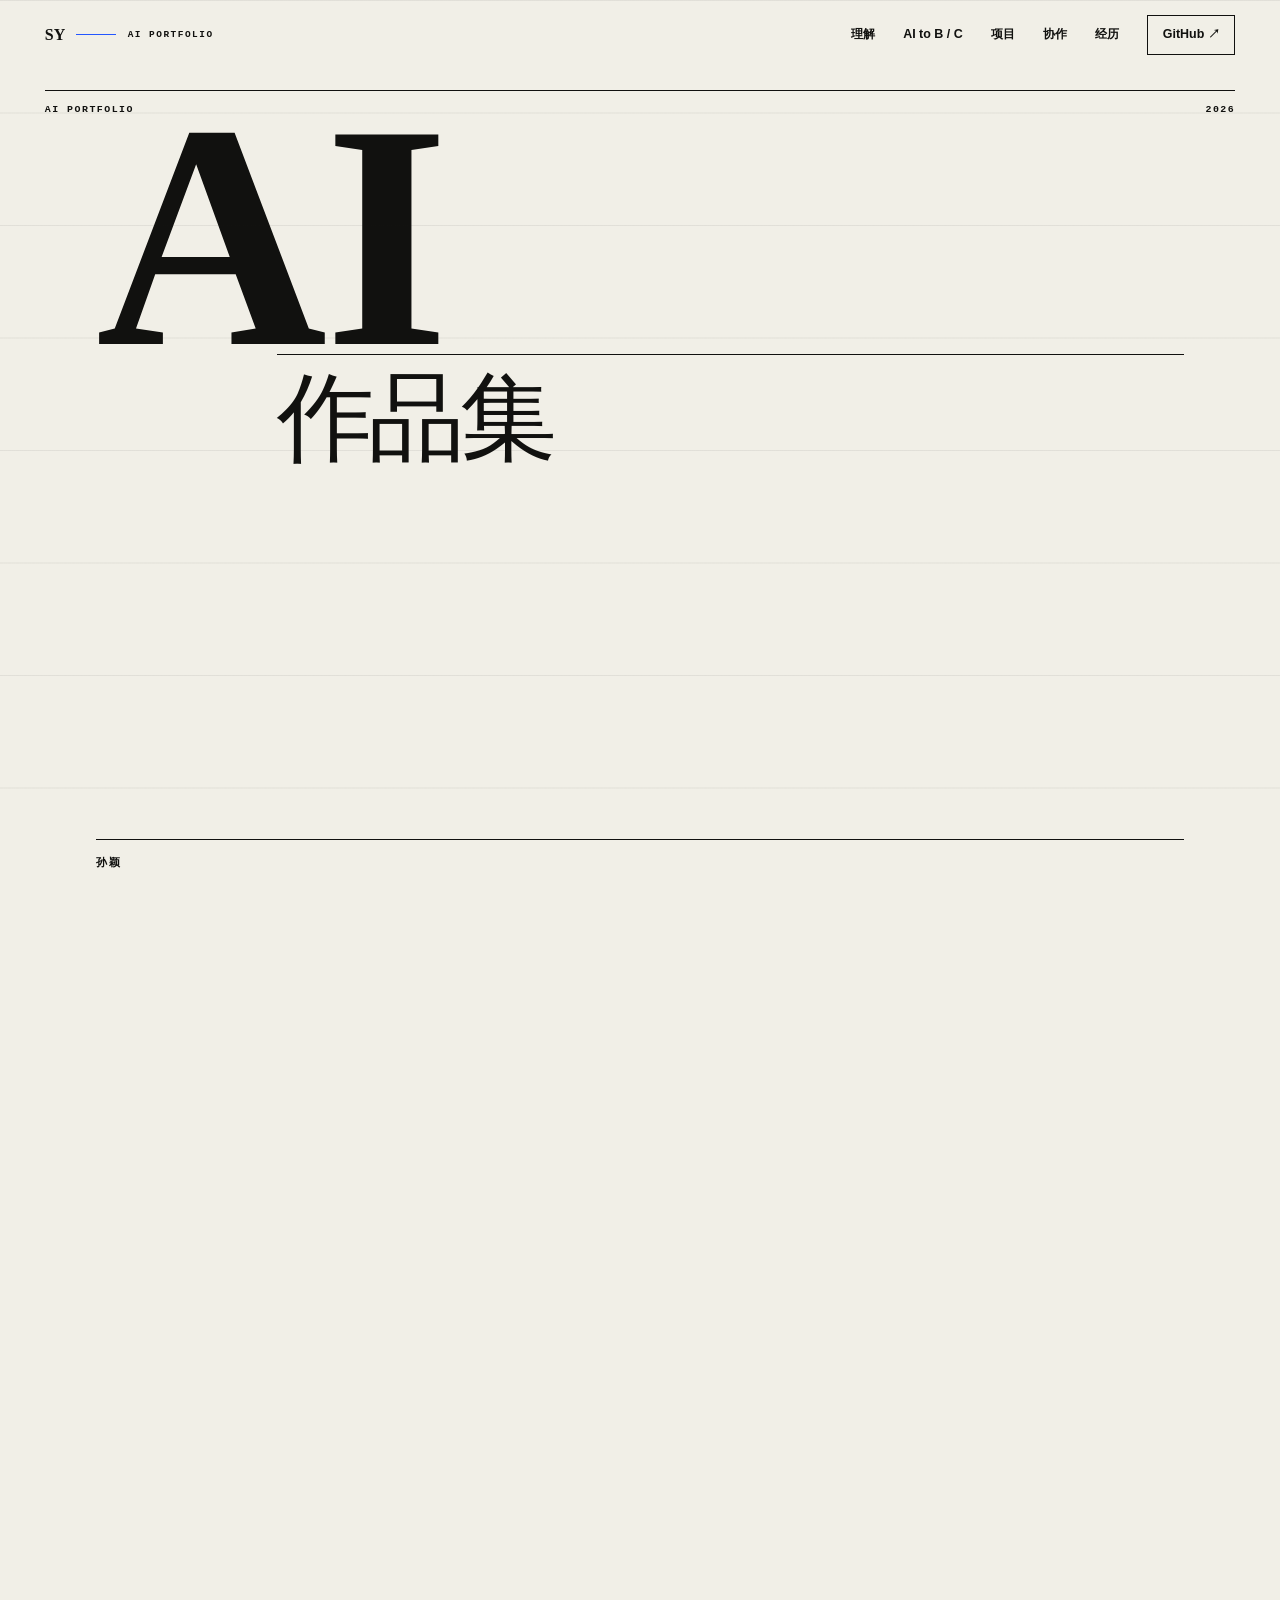
<file: outputs/index.html>
<!DOCTYPE html>
<html lang="zh-CN">
<head>
  <meta charset="utf-8">
  <meta name="viewport" content="width=device-width, initial-scale=1">
  <meta name="theme-color" content="#f1efe7">
  <meta name="description" content="孙颖的 AI 作品集：AI、Agent、Harness 与真实项目的证据地图。">
  <link rel="icon" href="data:,">
  <script>document.documentElement.classList.add('has-js')</script>
  <link rel="stylesheet" href="evidence-atlas.css">
  <title>孙颖 · AI 作品集</title>
</head>
<body>
  <a class="skip-link" href="#content">跳到正文</a>
  <svg class="evidence-thread" id="evidenceThread" viewBox="0 0 100 100" preserveAspectRatio="none" aria-hidden="true">
    <path class="thread-shadow" d="M76 1 C78 9 16 10 17 19 S84 24 79 34 S16 42 18 52 S84 61 79 71 S16 80 20 99"/>
    <path class="thread-line" id="threadPath" d="M76 1 C78 9 16 10 17 19 S84 24 79 34 S16 42 18 52 S84 61 79 71 S16 80 20 99"/>
  </svg>

  <header class="site-header" id="siteHeader">
    <a class="wordmark" href="#top" aria-label="回到首页"><span>SY</span><i></i><small>AI PORTFOLIO</small></a>
    <button class="menu-toggle" type="button" aria-label="打开导航" aria-expanded="false" aria-controls="primaryNav"><span></span><span></span></button>
    <nav class="primary-nav" id="primaryNav" aria-label="主导航">
      <a href="#atlas">理解</a><a href="#business">AI to B / C</a><a href="#projects">项目</a><a href="#method">协作</a><a href="#experience">经历</a>
      <a class="nav-source" href="https://github.com/Ying-A1" target="_blank" rel="noopener noreferrer">GitHub ↗</a>
    </nav>
  </header>

  <main id="content">
    <section class="hero chapter" id="top" data-chapter="hero">
      <div class="hero-register" aria-hidden="true"><span>AI PORTFOLIO</span><span>2026</span></div>
      <div class="hero-cover">
        <div class="hero-title-lockup">
          <h1><span>AI</span><small>作品集</small></h1>
          <div class="hero-byline"><span>孙颖</span></div>
        </div>
      </div>
    </section>

    <section class="atlas chapter" id="atlas" data-chapter="atlas">
      <div class="chapter-index"><span>01</span><p>AI / AGENT / HARNESS</p></div>
      <header class="section-heading atlas-heading"><p class="eyebrow">我的理解</p><h2>智能是平权的，<br><em>context</em> 是不平权的。</h2></header>
      <div class="atlas-map" data-thread data-thread-x="19">
        <span class="thread-node" aria-hidden="true"></span>
        <article class="atlas-node is-active" data-atlas-state="0"><button type="button" aria-pressed="true"><span>01 / INFERENCE</span><strong>AI</strong><i>从上下文推断目标、约束与歧义</i></button><p>模型提供理解、推理和候选决策。一次生成只是一种输出，还不能证明任务已经完成。</p></article>
        <article class="atlas-node" data-atlas-state="1"><button type="button" aria-pressed="false"><span>02 / ACTION LOOP</span><strong>Agent</strong><i>感知 → 规划 → 工具 → 反馈</i></button><p>Agent 在环境中推进得到授权的任务，读取结果并更新下一步，让推理真正进入行动。</p></article>
        <article class="atlas-node" data-atlas-state="2"><button type="button" aria-pressed="false"><span>03 / GOVERNANCE</span><strong>Harness</strong><i>上下文、状态、权限、恢复与评测</i></button><p>Harness 把概率模型放进确定性外壳：保留状态、限制权限、验证结果，并在失败时恢复或交给人。</p></article>
        <aside class="atlas-boundary"><span>HONEST SYSTEM / 我的判断</span><p>系统应区分<strong>已确认</strong>、<strong>未确认</strong>与<strong>未覆盖</strong>。诚实不是语气，而是证据、权限和责任边界可追溯。</p></aside>
      </div>
    </section>

    <section class="business chapter" id="business" data-chapter="business">
      <div class="chapter-index"><span>02</span><p>AI TO B / AI TO C</p></div>
      <header class="section-heading business-heading"><p class="eyebrow">我的理解</p><h2>To B 与 To C，<br>解决的是两种不同的问题。</h2></header>
      <div class="business-views" data-thread data-thread-x="78"><span class="thread-node" aria-hidden="true"></span><article><span>AI TO B</span><h3>把模型放进组织系统。</h3><p>价值来自真实业务结果：模型需要接入数据、权限和流程，并通过评测、回退与运营持续工作。PoC、可用、上线和规模化是不同结论。</p></article><article><span>AI TO C</span><h3>让 AI 越来越理解一个人。</h3><p>价值来自持续的个人上下文和更低的行动成本：记住偏好、理解当下目标、在授权内完成任务，并让用户始终知道它做了什么。</p></article></div>
    </section>

    <section class="projects chapter" id="projects" data-chapter="projects">
      <div class="chapter-index chapter-index-light"><span>03</span><p>SELECTED WORK / REAL ARTIFACTS</p></div>
      <header class="projects-heading"><h2>项目</h2></header>
      <article class="slide-dossier compact-project" id="slide-studio">
        <div class="dossier-register"><span>PROJECT / 01</span><span>OPEN SOURCE · MIT</span></div>
        <div class="slide-title"><div><p>VIBE CODING SKILL</p><h3>Slide<br><em>Studio</em></h3></div><p>让 Coding Agent 生成的演示文稿保持可编辑：浏览器内修改文字与排版、调整页序，并导出单文件 HTML。</p></div>
        <a class="slide-artifact is-visible" href="https://ying-a1.github.io/slide-studio/" target="_blank" rel="noopener noreferrer" aria-label="打开 Slide Studio 在线演示"><figure><img src="assets/slide-studio/live-cover.png" width="1440" height="900" loading="lazy" decoding="async" alt="Slide Studio 打开后的真实界面"><figcaption>REAL INTERFACE · OPEN LIVE DEMO ↗</figcaption></figure></a>
        <div class="project-links"><a href="https://github.com/Ying-A1/slide-studio" target="_blank" rel="noopener noreferrer">查看源码 ↗</a><a href="https://ying-a1.github.io/slide-studio/" target="_blank" rel="noopener noreferrer">打开演示 ↗</a></div>
      </article>
      <article class="agent-dossier dossier" id="personal-agent" data-dossier="personal-agent" data-thread data-thread-x="72">
        <span class="thread-node" aria-hidden="true"></span>
        <div class="dossier-register"><span>PROJECT / 02</span><span>ANDROID PROTOTYPE · OPENMINIS</span></div>
        <div class="agent-layout">
          <header><h3 class="agent-name">Personal<br><em>Agent</em></h3><p class="agent-tagline">让手机里的 Agent，带着上下文做事。</p><p>基于 OpenMinis 的 Android Personal Agent 原型：结合持续记忆、可复用 Skill 与设备能力理解不完整的请求，并把关键行动留在用户授权之下。</p></header>
          <div class="agent-system"><article><span>01 / PRODUCT</span><strong>Android 产品化</strong><p>完成“AI居民”品牌、默认 Agent 身份与安全迁移；用户自定义身份不会被覆盖。</p></article><article><span>02 / SKILLS</span><strong>Memory 与 Skills</strong><p>预装 Global Memory、Calendar Butler 和 Miaoda Game Remix，并用资源与安装路径测试确认。</p></article><article><span>03 / PROVIDER</span><strong>千帆接入与构建</strong><p>加入千帆快捷接入，完成定向测试、Android APK 构建与公开 Demo Release。</p></article></div>
        </div>
        <div class="project-links"><a href="https://github.com/OpenMinis/OpenMinis" target="_blank" rel="noopener noreferrer">OpenMinis 源项目 ↗</a><a href="https://github.com/Ying-A1/qiguang-nia-releases/releases/tag/v1.14-ai-juren" target="_blank" rel="noopener noreferrer">Android Demo ↗</a></div>
      </article>

      <div class="project-index" id="projectIndex">
        <div class="project-index-copy"><h3>Vibe Coding<br>Skills</h3></div>
        <div class="project-selectors" role="tablist" aria-label="Vibe Coding Skills">
          <button type="button" role="tab" aria-selected="true" aria-controls="projectPreviewSlide" id="tabSlide" data-project-tab="slide"><span>01</span><strong>Slide Studio</strong><small>可继续编辑的 HTML 演示文稿</small></button>
          <button type="button" role="tab" aria-selected="false" aria-controls="projectPreviewMiaoda" id="tabMiaoda" data-project-tab="miaoda"><span>02</span><strong>Miaoda Game Remix</strong><small>秒哒小游戏复刻 Skill</small></button>
          <button type="button" role="tab" aria-selected="false" aria-controls="projectPreviewTranscript" id="tabTranscript" data-project-tab="transcript"><span>03</span><strong>Transcript Fidelity</strong><small>先保真，再总结</small></button>
        </div>
        <div class="project-previews" data-thread data-thread-x="22">
          <span class="thread-node" aria-hidden="true"></span>
          <section role="tabpanel" id="projectPreviewSlide" aria-labelledby="tabSlide" data-project-panel="slide">
            <span>OPEN SOURCE / MIT</span><h4>Slide<br>Studio</h4><p>让 Coding Agent 生成的演示文稿保持可编辑：浏览器内改文字与排版、调整页序，并导出单文件 HTML。</p><a href="https://github.com/Ying-A1/slide-studio" target="_blank" rel="noopener noreferrer">查看源码 ↗</a>
          </section>
          <section role="tabpanel" id="projectPreviewMiaoda" aria-labelledby="tabMiaoda" data-project-panel="miaoda" hidden>
            <span>OPEN SOURCE / V1</span><h4>Miaoda<br>Game Remix</h4><p>把已验证玩法封装成可替换素材的秒哒 Skill；v1 完成斗地主模板，其余模板仍在规划。</p><a href="https://github.com/Ying-A1/miaoda-game-remix" target="_blank" rel="noopener noreferrer">查看源码 ↗</a>
          </section>
          <section role="tabpanel" id="projectPreviewTranscript" aria-labelledby="tabTranscript" data-project-panel="transcript" hidden>
            <span>OPEN SOURCE / TWO OUTPUTS</span><h4>Transcript<br>Fidelity</h4><p>保真逐字稿保留提问、异议与限定条件；关键信息与待办另行整理，并回指原文。</p><a href="https://github.com/Ying-A1/transcript-fidelity" target="_blank" rel="noopener noreferrer">查看源码 ↗</a>
          </section>
        </div>
      </div>
    </section>

    <section class="method chapter" id="method" data-chapter="method">
      <div class="chapter-index"><span>04</span><p>AI COLLABORATIVE DEVELOPMENT</p></div>
      <div class="method-intro"><header class="section-heading"><p class="eyebrow">AI 协作开发</p><h2>把模型放进一条<br>可以审阅的开发链。</h2></header><p>我用 Codex、Claude Code 等工具辅助阅读材料、分析仓库、实现和验证；目标、事实边界、关键判断和最终验收由我负责。</p></div>
      <div class="workflow-wrap" data-thread data-thread-x="20"><span class="thread-node" aria-hidden="true"></span><ol class="workflow"><li><span>01 / SOURCE</span><h3>分析一手材料</h3><p>仓库、文档、日志和历史构成事实底座。</p></li><li><span>02 / FRAME</span><h3>界定目标与边界</h3><p>明确约束、责任和完成标准。</p></li><li><span>03 / BUILD</span><h3>在仓库中实现</h3><p>形成可审阅、可比较的变更。</p></li><li><span>04 / VERIFY</span><h3>验证用户结果</h3><p>检查测试、浏览器与最终产物。</p></li></ol></div>
    </section>

    <section class="experience chapter" id="experience" data-chapter="experience">
      <div class="chapter-index"><span>05</span><p>EXPERIENCE / SELECTED SCOPE</p></div>
      <header class="section-heading experience-heading"><p class="eyebrow">过往经历</p><h2>从模型与数据，<br>走到方案与交付。</h2></header>
      <div class="experience-list" data-thread data-thread-x="19"><span class="thread-node" aria-hidden="true"></span><article><span>NOW</span><div><p>百度 · 企业云与 AI 方案</p><h3>连接需求、能力与交付边界</h3><p>从企业需求与能力映射出发，通过 PoC 识别 GAP，并以证据界定交付和验收范围。</p></div></article><article><span>PAST</span><div><p>字节跳动 · 多模态 Prompt</p><h3>把模型优化变成可评估的任务</h3><p>用样本反馈、任务拆解与标准化测试推进多模态 Prompt 迭代。</p></div></article></div>
    </section>

    <section class="finale chapter" id="contact" data-chapter="finale" data-thread data-thread-x="78"><span class="thread-node" aria-hidden="true"></span><a href="https://github.com/Ying-A1" target="_blank" rel="noopener noreferrer">查看 GitHub ↗</a><footer><span>© <span id="year">2026</span> 孙颖 · Git 维护</span><a href="#top">BACK TO TOP ↑</a></footer></section>
  </main>
  <script src="evidence-atlas.js" defer></script>
</body>
</html>
</file>
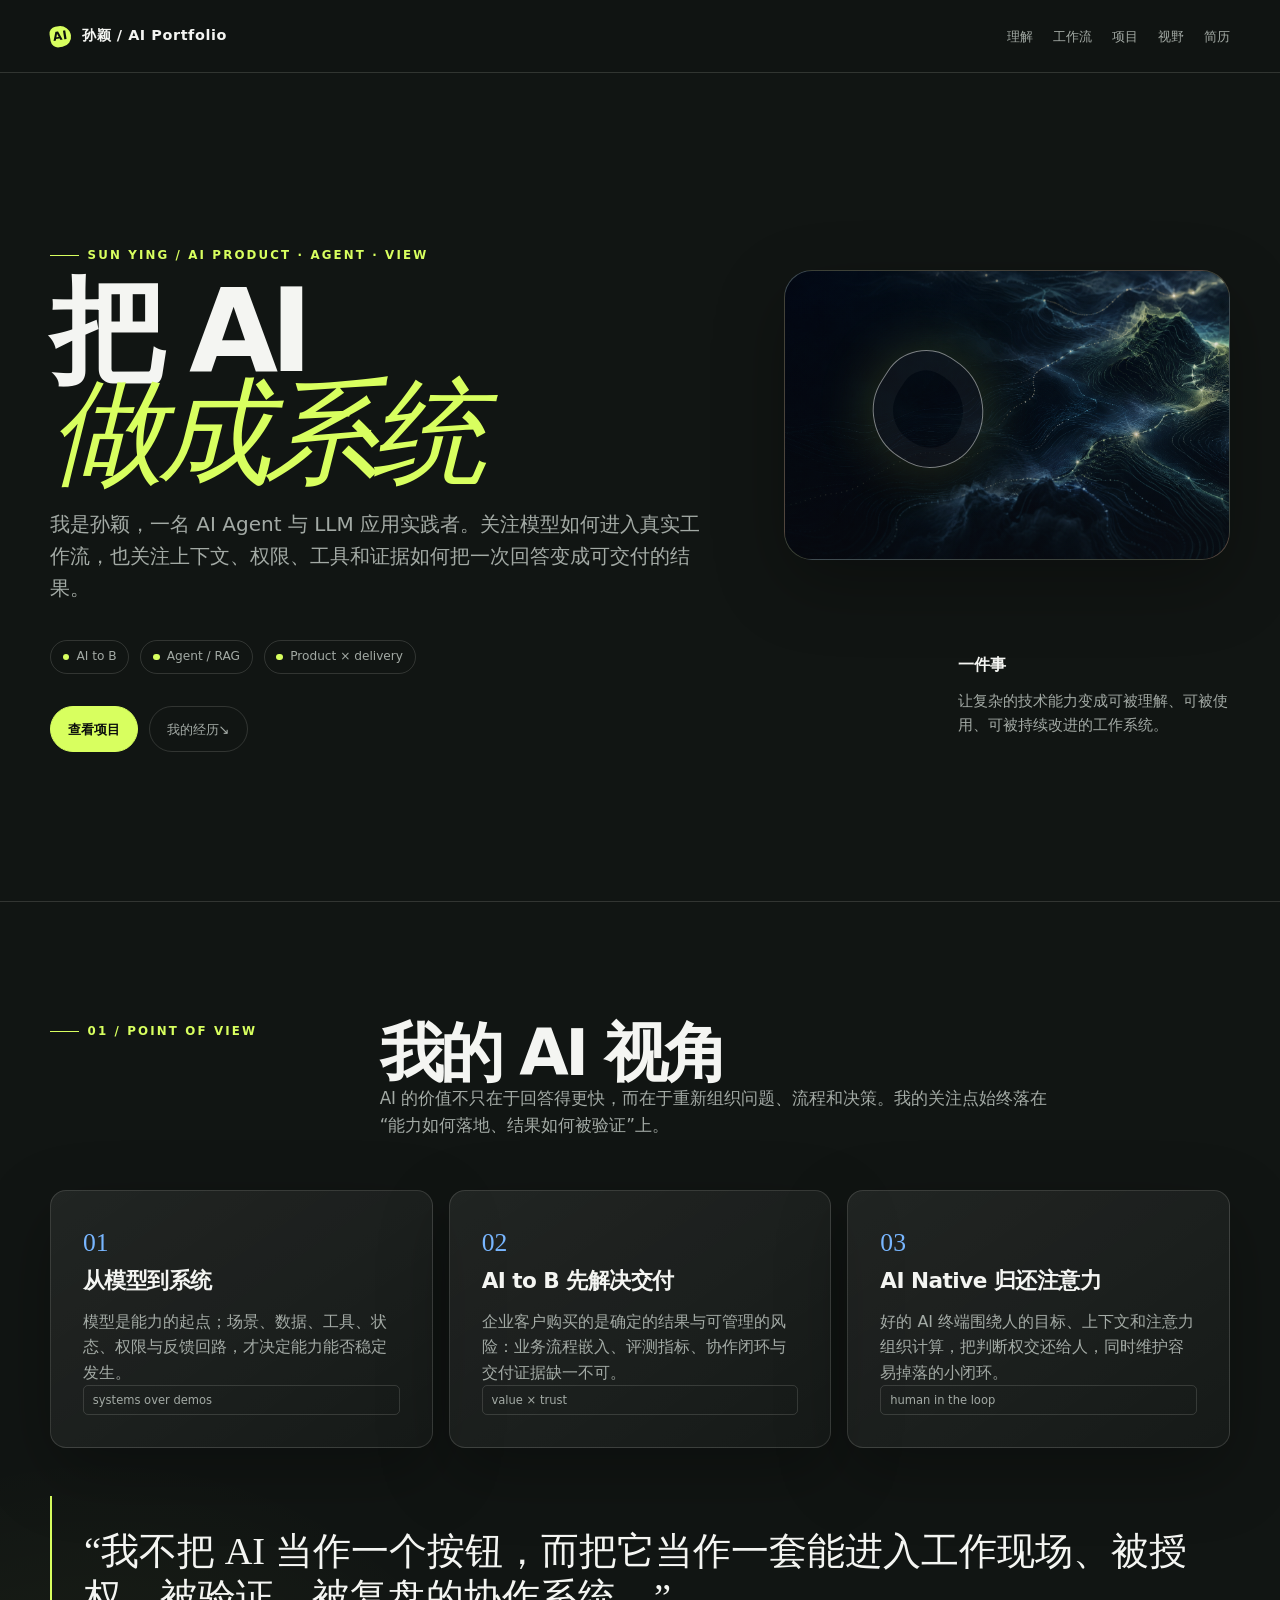
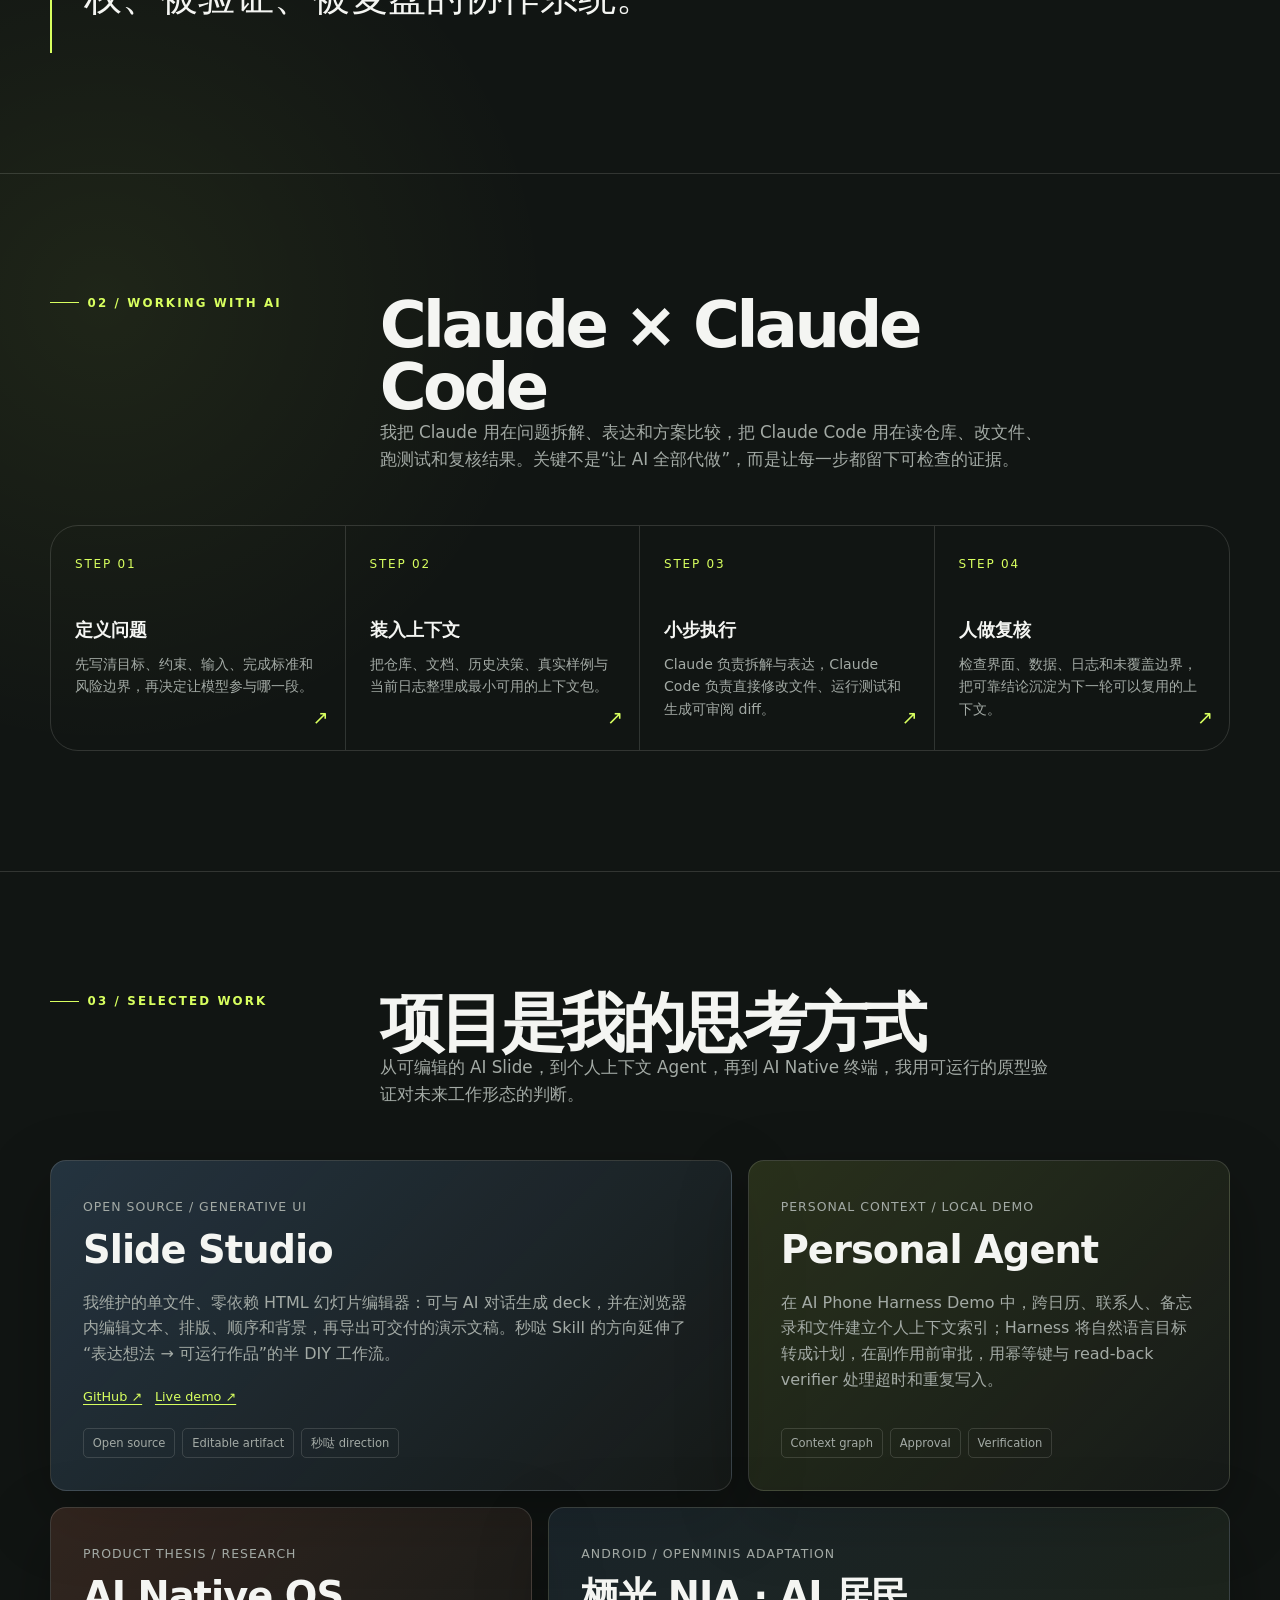
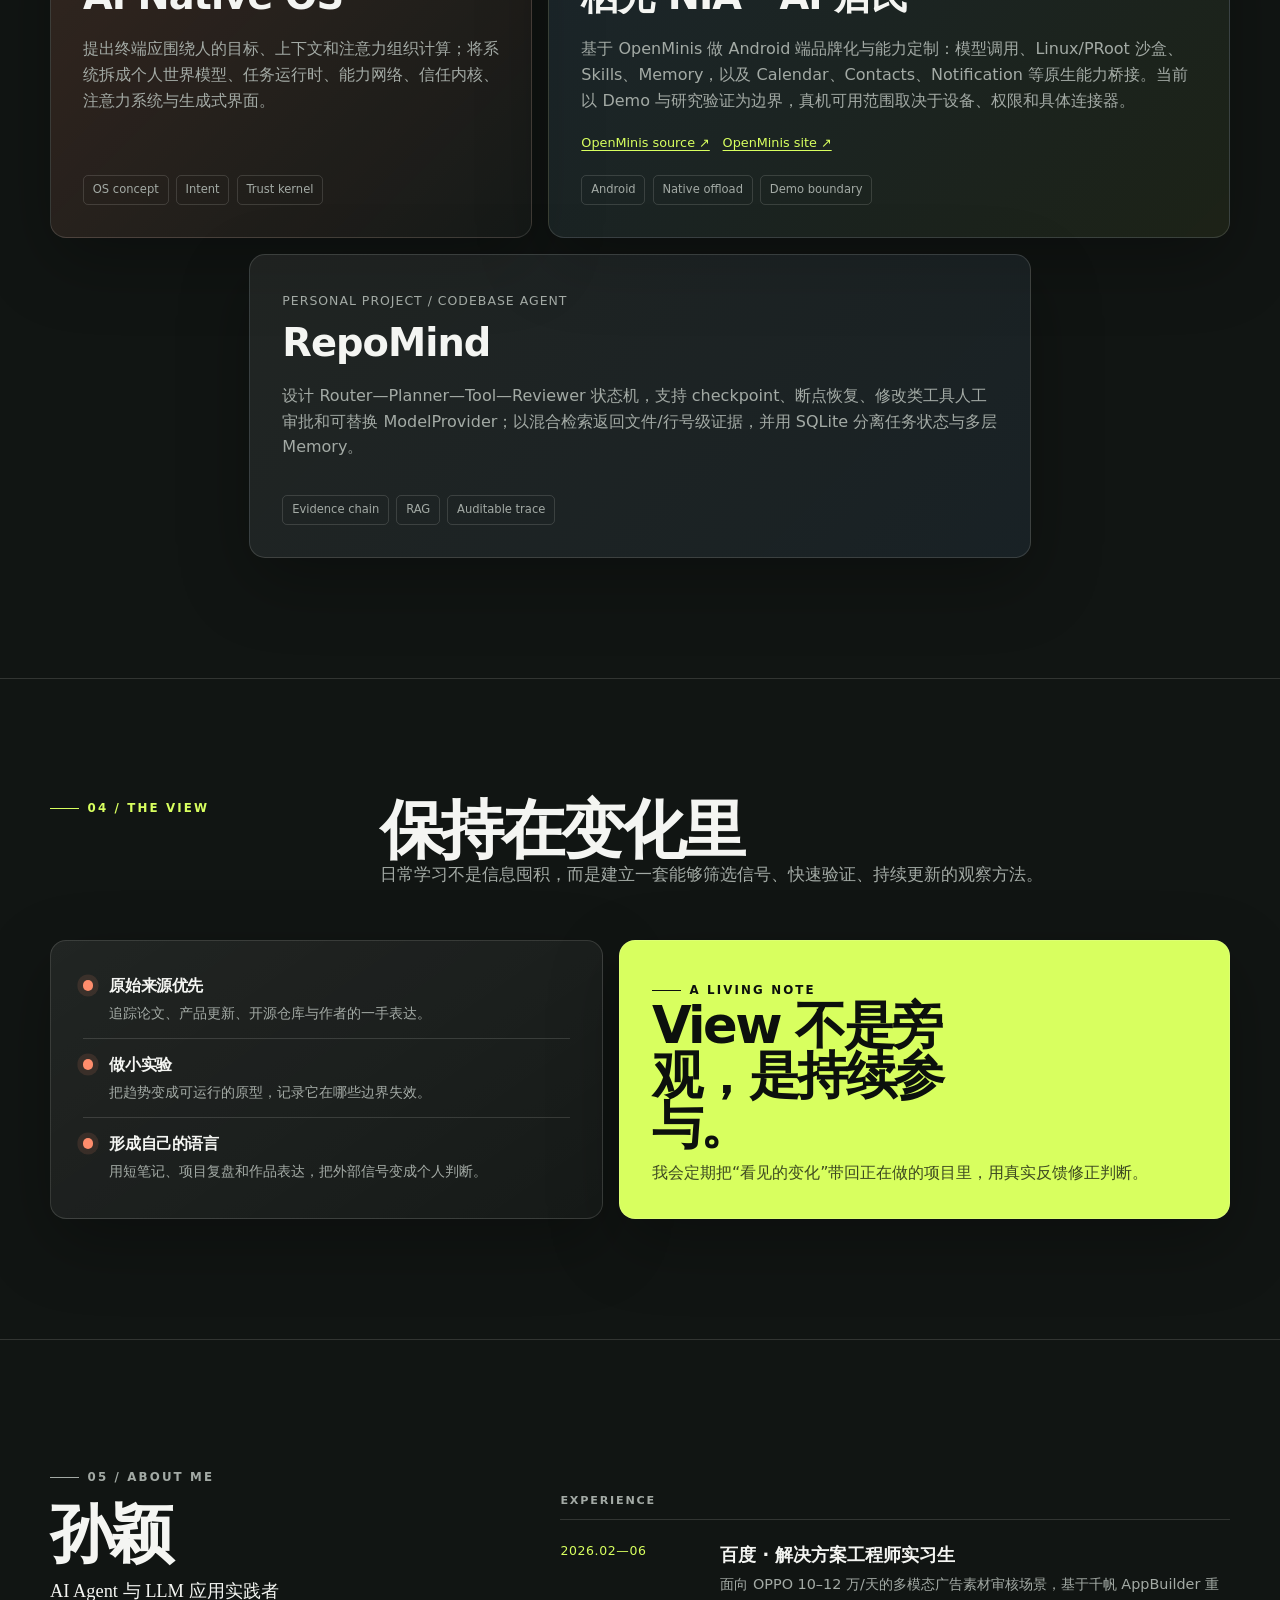
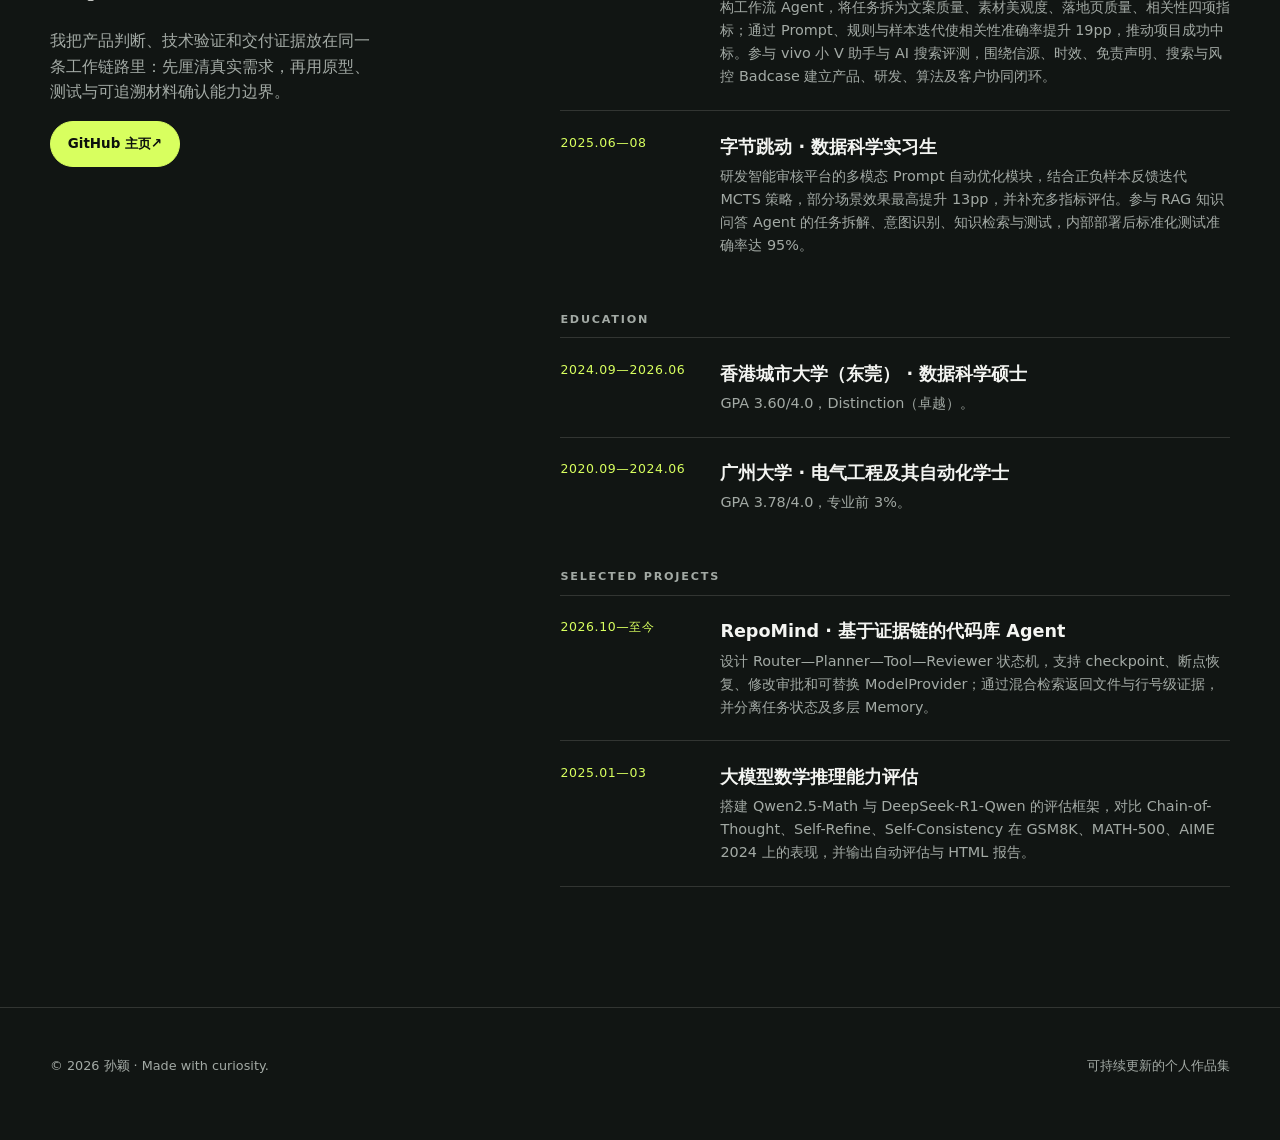
<file: outputs/portfolio.html>
<!doctype html>
<html lang="zh-CN">
<head>
  <meta charset="utf-8">
  <meta name="viewport" content="width=device-width, initial-scale=1">
  <meta name="description" content="AI 理解与项目经验作品集，记录从 AI to B 到 AI Native OS 的观察、实践与方法。">
  <link rel="icon" href="data:,">
  <title>AI / 孙颖 · 理解与项目实践</title>
  <style>
    :root {
      --ink: #f4f5f2;
      --muted: #a3aaa5;
      --paper: #111513;
      --paper-raised: #181e1b;
      --line: rgba(244, 245, 242, .14);
      --accent: #d8ff5f;
      --accent-2: #78b6ff;
      --accent-3: #ff8d6c;
      --max-width: 1180px;
      --radius-lg: 28px;
      --radius-md: 16px;
      --shadow: 0 24px 70px rgba(0, 0, 0, .28);
      --sans: Inter, ui-sans-serif, system-ui, -apple-system, BlinkMacSystemFont, "PingFang SC", "Microsoft YaHei", sans-serif;
      --serif: "Iowan Old Style", "Noto Serif SC", "Songti SC", Georgia, serif;
    }

    *, *::before, *::after { box-sizing: border-box; }
    html { scroll-behavior: smooth; }
    body {
      margin: 0;
      background:
        radial-gradient(circle at 84% -8%, rgba(120, 182, 255, .17), transparent 31rem),
        radial-gradient(circle at 8% 32%, rgba(216, 255, 95, .07), transparent 28rem),
        var(--paper);
      color: var(--ink);
      font-family: var(--sans);
      line-height: 1.6;
      text-rendering: optimizeLegibility;
    }
    a { color: inherit; }
    a:focus-visible, button:focus-visible { outline: 3px solid var(--accent); outline-offset: 4px; }
    img { display: block; max-width: 100%; }
    .skip-link {
      position: absolute; left: 1rem; top: -4rem; z-index: 100;
      padding: .65rem 1rem; border-radius: 999px; background: var(--accent); color: #0c100d;
      font-weight: 700; text-decoration: none;
    }
    .skip-link:focus { top: 1rem; }
    .shell { width: min(100% - 2.5rem, var(--max-width)); margin-inline: auto; }
    .eyebrow {
      display: inline-flex; align-items: center; gap: .55rem;
      margin: 0 0 1rem; color: var(--accent); font-size: .74rem; letter-spacing: .18em; text-transform: uppercase;
      font-weight: 760;
    }
    .eyebrow::before { content: ""; width: 1.8rem; height: 1px; background: currentColor; }
    .display { margin: 0; max-width: 12ch; font-size: clamp(3.5rem, 9vw, 8.5rem); line-height: .88; letter-spacing: -.07em; font-weight: 700; }
    .display em { color: var(--accent); font-family: var(--serif); font-weight: 400; }
    .lede { max-width: 44rem; margin: 1.5rem 0 0; color: var(--muted); font-size: clamp(1.05rem, 2vw, 1.25rem); }
    .section { padding: 7.5rem 0; border-top: 1px solid var(--line); }
    .section-heading { display: grid; grid-template-columns: minmax(10rem, .35fr) 1fr; gap: 2rem; align-items: start; margin-bottom: 3.25rem; }
    .section-title { margin: 0; max-width: 15ch; font-size: clamp(2.3rem, 5vw, 4.8rem); line-height: .98; letter-spacing: -.055em; }
    .section-intro { max-width: 42rem; margin: 0; color: var(--muted); font-size: 1.05rem; }
    .pill { display: inline-flex; align-items: center; gap: .45rem; padding: .42rem .72rem; border: 1px solid var(--line); border-radius: 999px; color: var(--muted); font-size: .76rem; }
    .pill::before { content: ""; width: .42rem; height: .42rem; border-radius: 50%; background: var(--accent); }
    .grid { display: grid; gap: 1rem; }
    .card { padding: clamp(1.25rem, 3vw, 2rem); border: 1px solid var(--line); border-radius: var(--radius-md); background: linear-gradient(145deg, rgba(255,255,255,.07), rgba(255,255,255,.025)); box-shadow: var(--shadow); }
    .card h3 { margin: 0 0 .6rem; font-size: 1.35rem; letter-spacing: -.025em; }
    .card p { margin: 0; color: var(--muted); }

    .site-header { position: sticky; top: 0; z-index: 20; border-bottom: 1px solid var(--line); background: rgba(17, 21, 19, .78); backdrop-filter: blur(16px); }
    .nav { display: flex; align-items: center; justify-content: space-between; min-height: 4.5rem; gap: 1rem; }
    .brand { display: inline-flex; align-items: center; gap: .7rem; font-size: .9rem; font-weight: 760; text-decoration: none; letter-spacing: .04em; }
    .brand-mark { width: 1.3rem; aspect-ratio: 1; display: grid; place-items: center; border-radius: 38% 62% 57% 43%; background: var(--accent); color: #0c100d; font-size: .75rem; transform: rotate(-9deg); }
    .nav-list { display: flex; flex-wrap: wrap; justify-content: flex-end; gap: .85rem 1.25rem; margin: 0; padding: 0; list-style: none; }
    .nav-list a { color: var(--muted); font-size: .82rem; text-decoration: none; }
    .nav-list a:hover { color: var(--ink); }

    .hero { min-height: min(850px, calc(100svh - 4.5rem)); display: grid; align-items: center; padding: 7rem 0 6rem; }
    .hero-grid { display: grid; grid-template-columns: minmax(0, 1.2fr) minmax(16rem, .8fr); gap: 4rem; align-items: end; }
    .hero-notes { align-self: stretch; display: flex; flex-direction: column; justify-content: space-between; gap: 3rem; }
    .hero-note { max-width: 17rem; margin-left: auto; color: var(--muted); font-size: .94rem; }
    .hero-note strong { display: block; margin-bottom: .75rem; color: var(--ink); font-size: 1rem; }
    .hero-art { position: relative; min-height: 18rem; margin-top: 2rem; border: 1px solid var(--line); border-radius: var(--radius-lg); overflow: hidden; background: linear-gradient(140deg, rgba(120,182,255,.17), rgba(216,255,95,.06) 45%, rgba(255,141,108,.17)); box-shadow: var(--shadow); }
    .hero-art::after { content: ""; position: absolute; inset: 0; background: linear-gradient(180deg, rgba(17,21,19,.02), rgba(17,21,19,.28)); pointer-events: none; }
    .hero-image { width: 100%; height: 100%; min-height: 18rem; object-fit: cover; object-position: center; opacity: .92; filter: saturate(.94) contrast(1.04); }
    .orb { position: absolute; z-index: 1; width: 7rem; height: 7rem; left: 20%; top: 29%; border: 1px solid rgba(244,245,242,.5); border-radius: 43% 57% 48% 52%; transform: rotate(33deg); box-shadow: inset 0 0 0 1.2rem rgba(244,245,242,.04), 0 0 60px rgba(216,255,95,.18); }
    .hero-meta { display: flex; flex-wrap: wrap; gap: .7rem; margin-top: 2.2rem; }
    .cta-row { display: flex; flex-wrap: wrap; gap: .7rem; margin-top: 2rem; }
    .button { display: inline-flex; align-items: center; justify-content: center; min-height: 2.75rem; padding: .7rem 1.05rem; border: 1px solid var(--line); border-radius: 999px; font-size: .84rem; text-decoration: none; transition: transform .2s ease, background .2s ease, color .2s ease; }
    .button:hover { transform: translateY(-2px); }
    .button-primary { border-color: var(--accent); background: var(--accent); color: #0c100d; font-weight: 750; }
    .button-quiet { color: var(--muted); }

    .belief-grid { grid-template-columns: repeat(3, 1fr); }
    .belief-card { min-height: 16rem; display: flex; flex-direction: column; justify-content: space-between; }
    .belief-index { color: var(--accent-2); font-family: var(--serif); font-size: 1.6rem; }
    .quote { margin: 3rem 0 0; padding: 2rem; border-left: 2px solid var(--accent); color: var(--ink); font-family: var(--serif); font-size: clamp(1.55rem, 3vw, 2.55rem); line-height: 1.2; }

    .flow { display: grid; grid-template-columns: repeat(4, 1fr); gap: 0; border: 1px solid var(--line); border-radius: var(--radius-lg); overflow: hidden; }
    .flow-step { min-height: 14rem; padding: 1.5rem; border-right: 1px solid var(--line); position: relative; }
    .flow-step:last-child { border-right: 0; }
    .flow-step::after { content: "↗"; position: absolute; right: 1rem; bottom: 1rem; color: var(--accent); font-size: 1.2rem; }
    .step-number { color: var(--accent); font-size: .75rem; letter-spacing: .15em; }
    .flow-step h3 { margin: 2.5rem 0 .5rem; font-size: 1.15rem; }
    .flow-step p { margin: 0; color: var(--muted); font-size: .88rem; }

    .projects-grid { grid-template-columns: repeat(12, 1fr); }
    .project { min-height: 19rem; display: flex; flex-direction: column; justify-content: space-between; }
    .project:nth-child(1) { grid-column: span 7; background: linear-gradient(135deg, rgba(120,182,255,.19), rgba(255,255,255,.025)); }
    .project:nth-child(2) { grid-column: span 5; background: linear-gradient(135deg, rgba(216,255,95,.12), rgba(255,255,255,.025)); }
    .project:nth-child(3) { grid-column: span 5; background: linear-gradient(135deg, rgba(255,141,108,.14), rgba(255,255,255,.025)); }
    .project:nth-child(4) { grid-column: span 7; background: linear-gradient(135deg, rgba(120,182,255,.10), rgba(216,255,95,.06)); }
    .project:nth-child(5) { grid-column: 3 / span 8; background: linear-gradient(135deg, rgba(255,255,255,.07), rgba(120,182,255,.08)); }
    .project-kicker { color: var(--muted); font-size: .78rem; letter-spacing: .08em; text-transform: uppercase; }
    .project h3 { font-size: clamp(1.6rem, 3vw, 2.4rem); }
    .project-tags { display: flex; flex-wrap: wrap; gap: .45rem; margin-top: 1.3rem; }
    .tag { padding: .3rem .55rem; border: 1px solid var(--line); border-radius: 5px; color: var(--muted); font-size: .72rem; }
    .project-links { display: flex; flex-wrap: wrap; gap: .8rem; margin-top: 1.25rem; }
    .project-link { color: var(--accent); font-size: .8rem; text-underline-offset: .25em; }
    .project-link:hover { color: var(--ink); }

    .learning-grid { grid-template-columns: .95fr 1.05fr; align-items: stretch; }
    .signal-list { display: grid; gap: .8rem; }
    .signal { display: grid; grid-template-columns: auto 1fr; gap: 1rem; align-items: start; padding-bottom: .9rem; border-bottom: 1px solid var(--line); }
    .signal:last-child { border-bottom: 0; padding-bottom: 0; }
    .signal-dot { width: .65rem; height: .65rem; margin-top: .45rem; border-radius: 50%; background: var(--accent-3); box-shadow: 0 0 0 .35rem rgba(255,141,108,.12); }
    .signal h3 { margin: 0 0 .2rem; font-size: 1rem; }
    .signal p { margin: 0; color: var(--muted); font-size: .86rem; }
    .note-card { display: flex; flex-direction: column; justify-content: space-between; min-height: 100%; background: var(--accent); color: #0c100d; }
    .note-card p { color: rgba(12,16,13,.76); }
    .note-card .eyebrow { color: #0c100d; }
    .note-card .eyebrow::before { background: #0c100d; }
    .note-card h3 { max-width: 10ch; font-size: clamp(2rem, 4vw, 3.3rem); line-height: .98; letter-spacing: -.05em; }

    .resume-grid { display: grid; grid-template-columns: .8fr 1.2fr; gap: 4rem; }
    .resume-aside p { max-width: 20rem; color: var(--muted); }
    .resume-role { margin: .85rem 0 1.5rem; color: var(--ink) !important; font-family: var(--serif); font-size: 1.15rem; line-height: 1.35; }
    .resume-label { display: block; margin: 2rem 0 .55rem; color: var(--muted); font-size: .7rem; font-weight: 760; letter-spacing: .16em; text-transform: uppercase; }
    .timeline { display: grid; gap: 0; }
    .timeline-item { display: grid; grid-template-columns: 8.5rem 1fr; gap: 1.5rem; padding: 1.35rem 0; border-top: 1px solid var(--line); }
    .timeline-item:last-child { border-bottom: 1px solid var(--line); }
    .timeline-time { color: var(--accent); font-size: .78rem; letter-spacing: .05em; }
    .timeline h3 { margin: 0 0 .25rem; font-size: 1.1rem; }
    .timeline p { margin: 0; color: var(--muted); font-size: .9rem; }

    .site-footer { padding: 3rem 0 4rem; border-top: 1px solid var(--line); }
    .footer-inner { display: flex; flex-wrap: wrap; justify-content: space-between; gap: 1rem; color: var(--muted); font-size: .8rem; }
    .footer-inner p { margin: 0; }

    @media (max-width: 820px) {
      .shell { width: min(100% - 1.5rem, var(--max-width)); }
      .section { padding: 5rem 0; }
      .hero { padding: 5rem 0 4rem; }
      .hero-grid, .section-heading, .learning-grid, .resume-grid { grid-template-columns: 1fr; gap: 2rem; }
      .hero-notes { gap: 1.5rem; }
      .hero-note { margin-left: 0; max-width: 28rem; }
      .belief-grid { grid-template-columns: 1fr; }
      .flow { grid-template-columns: 1fr 1fr; }
      .flow-step:nth-child(2) { border-right: 0; }
      .flow-step:nth-child(-n + 2) { border-bottom: 1px solid var(--line); }
      .projects-grid { grid-template-columns: 1fr; }
      .project, .project:nth-child(n) { grid-column: span 1; }
      .nav { align-items: flex-start; padding: .85rem 0; }
      .nav-list { gap: .35rem .75rem; }
    }
    @media (max-width: 520px) {
      .display { font-size: clamp(3.2rem, 19vw, 6rem); }
      .flow { grid-template-columns: 1fr; }
      .flow-step, .flow-step:nth-child(2) { border-right: 0; border-bottom: 1px solid var(--line); }
      .flow-step:last-child { border-bottom: 0; }
      .timeline-item { grid-template-columns: 1fr; gap: .4rem; }
      .nav-list { display: none; }
    }
    @media (prefers-reduced-motion: reduce) {
      *, *::before, *::after { scroll-behavior: auto !important; transition-duration: .01ms !important; animation-duration: .01ms !important; }
    }
  </style>
</head>
<body>
  <a class="skip-link" href="#main">跳到主要内容</a>
  <header class="site-header">
    <div class="shell nav">
      <a class="brand" href="#top" aria-label="返回首页">
        <span class="brand-mark" aria-hidden="true">AI</span>
        <span>孙颖 / AI Portfolio</span>
      </a>
      <nav aria-label="主导航">
        <ul class="nav-list">
          <li><a href="#beliefs">理解</a></li>
          <li><a href="#workflow">工作流</a></li>
          <li><a href="#projects">项目</a></li>
          <li><a href="#learning">视野</a></li>
          <li><a href="#resume">简历</a></li>
        </ul>
      </nav>
    </div>
  </header>

  <main id="main">
    <section class="hero" id="top" aria-labelledby="hero-title">
      <div class="shell hero-grid">
        <div>
          <p class="eyebrow">SUN YING / AI PRODUCT · AGENT · VIEW</p>
          <h1 id="hero-title" class="display">把 AI<br><em>做成系统</em></h1>
          <p class="lede">我是孙颖，一名 AI Agent 与 LLM 应用实践者。关注模型如何进入真实工作流，也关注上下文、权限、工具和证据如何把一次回答变成可交付的结果。</p>
          <div class="hero-meta" aria-label="个人标签">
            <span class="pill">AI to B</span>
            <span class="pill">Agent / RAG</span>
            <span class="pill">Product × delivery</span>
          </div>
          <div class="cta-row">
            <a class="button button-primary" href="#projects">查看项目</a>
            <a class="button button-quiet" href="#resume">我的经历 <span aria-hidden="true">↘</span></a>
          </div>
        </div>
        <aside class="hero-notes" aria-label="作品集说明">
          <div class="hero-art"><img class="hero-image" src="assets/hero-signal.png" alt="抽象的蓝绿色光线与信号纹理" loading="eager"><span class="orb" aria-hidden="true"></span></div>
          <p class="hero-note"><strong>一件事</strong>让复杂的技术能力变成可被理解、可被使用、可被持续改进的工作系统。</p>
        </aside>
      </div>
    </section>

    <section class="section" id="beliefs" aria-labelledby="beliefs-title">
      <div class="shell">
        <div class="section-heading">
          <p class="eyebrow">01 / point of view</p>
          <div>
            <h2 id="beliefs-title" class="section-title">我的 AI 视角</h2>
            <p class="section-intro">AI 的价值不只在于回答得更快，而在于重新组织问题、流程和决策。我的关注点始终落在“能力如何落地、结果如何被验证”上。</p>
          </div>
        </div>
        <div class="grid belief-grid">
          <article class="card belief-card"><div><span class="belief-index">01</span><h3>从模型到系统</h3><p>模型是能力的起点；场景、数据、工具、状态、权限与反馈回路，才决定能力能否稳定发生。</p></div><span class="tag">systems over demos</span></article>
          <article class="card belief-card"><div><span class="belief-index">02</span><h3>AI to B 先解决交付</h3><p>企业客户购买的是确定的结果与可管理的风险：业务流程嵌入、评测指标、协作闭环与交付证据缺一不可。</p></div><span class="tag">value × trust</span></article>
          <article class="card belief-card"><div><span class="belief-index">03</span><h3>AI Native 归还注意力</h3><p>好的 AI 终端围绕人的目标、上下文和注意力组织计算，把判断权交还给人，同时维护容易掉落的小闭环。</p></div><span class="tag">human in the loop</span></article>
        </div>
        <blockquote class="quote">“我不把 AI 当作一个按钮，而把它当作一套能进入工作现场、被授权、被验证、被复盘的协作系统。”</blockquote>
      </div>
    </section>

    <section class="section" id="workflow" aria-labelledby="workflow-title">
      <div class="shell">
        <div class="section-heading">
          <p class="eyebrow">02 / working with AI</p>
          <div><h2 id="workflow-title" class="section-title">Claude × Claude Code</h2><p class="section-intro">我把 Claude 用在问题拆解、表达和方案比较，把 Claude Code 用在读仓库、改文件、跑测试和复核结果。关键不是“让 AI 全部代做”，而是让每一步都留下可检查的证据。</p></div>
        </div>
        <div class="flow" aria-label="使用 Claude 和 Claude Code 的工作流程">
          <article class="flow-step"><span class="step-number">STEP 01</span><h3>定义问题</h3><p>先写清目标、约束、输入、完成标准和风险边界，再决定让模型参与哪一段。</p></article>
          <article class="flow-step"><span class="step-number">STEP 02</span><h3>装入上下文</h3><p>把仓库、文档、历史决策、真实样例与当前日志整理成最小可用的上下文包。</p></article>
          <article class="flow-step"><span class="step-number">STEP 03</span><h3>小步执行</h3><p>Claude 负责拆解与表达，Claude Code 负责直接修改文件、运行测试和生成可审阅 diff。</p></article>
          <article class="flow-step"><span class="step-number">STEP 04</span><h3>人做复核</h3><p>检查界面、数据、日志和未覆盖边界，把可靠结论沉淀为下一轮可以复用的上下文。</p></article>
        </div>
      </div>
    </section>

    <section class="section" id="projects" aria-labelledby="projects-title">
      <div class="shell">
        <div class="section-heading">
          <p class="eyebrow">03 / selected work</p>
          <div><h2 id="projects-title" class="section-title">项目是我的思考方式</h2><p class="section-intro">从可编辑的 AI Slide，到个人上下文 Agent，再到 AI Native 终端，我用可运行的原型验证对未来工作形态的判断。</p></div>
        </div>
        <div class="grid projects-grid">
          <article class="card project"><div><span class="project-kicker">Open source / generative UI</span><h3>Slide Studio</h3><p>我维护的单文件、零依赖 HTML 幻灯片编辑器：可与 AI 对话生成 deck，并在浏览器内编辑文本、排版、顺序和背景，再导出可交付的演示文稿。秒哒 Skill 的方向延伸了“表达想法 → 可运行作品”的半 DIY 工作流。</p><div class="project-links"><a class="project-link" href="https://github.com/Ying-A1/slide-studio" target="_blank" rel="noopener noreferrer">GitHub ↗</a><a class="project-link" href="https://ying-a1.github.io/slide-studio/" target="_blank" rel="noopener noreferrer">Live demo ↗</a></div></div><div class="project-tags"><span class="tag">Open source</span><span class="tag">Editable artifact</span><span class="tag">秒哒 direction</span></div></article>
          <article class="card project"><div><span class="project-kicker">Personal context / local demo</span><h3>Personal Agent</h3><p>在 AI Phone Harness Demo 中，跨日历、联系人、备忘录和文件建立个人上下文索引；Harness 将自然语言目标转成计划，在副作用前审批，用幂等键与 read-back verifier 处理超时和重复写入。</p></div><div class="project-tags"><span class="tag">Context graph</span><span class="tag">Approval</span><span class="tag">Verification</span></div></article>
          <article class="card project"><div><span class="project-kicker">Product thesis / research</span><h3>AI Native OS</h3><p>提出终端应围绕人的目标、上下文和注意力组织计算；将系统拆成个人世界模型、任务运行时、能力网络、信任内核、注意力系统与生成式界面。</p></div><div class="project-tags"><span class="tag">OS concept</span><span class="tag">Intent</span><span class="tag">Trust kernel</span></div></article>
          <article class="card project"><div><span class="project-kicker">Android / OpenMinis adaptation</span><h3>栖光 NIA · AI 居民</h3><p>基于 OpenMinis 做 Android 端品牌化与能力定制：模型调用、Linux/PRoot 沙盒、Skills、Memory，以及 Calendar、Contacts、Notification 等原生能力桥接。当前以 Demo 与研究验证为边界，真机可用范围取决于设备、权限和具体连接器。</p><div class="project-links"><a class="project-link" href="https://github.com/OpenMinis/OpenMinis" target="_blank" rel="noopener noreferrer">OpenMinis source ↗</a><a class="project-link" href="https://openminis.app" target="_blank" rel="noopener noreferrer">OpenMinis site ↗</a></div></div><div class="project-tags"><span class="tag">Android</span><span class="tag">Native offload</span><span class="tag">Demo boundary</span></div></article>
          <article class="card project"><div><span class="project-kicker">Personal project / codebase agent</span><h3>RepoMind</h3><p>设计 Router—Planner—Tool—Reviewer 状态机，支持 checkpoint、断点恢复、修改类工具人工审批和可替换 ModelProvider；以混合检索返回文件/行号级证据，并用 SQLite 分离任务状态与多层 Memory。</p></div><div class="project-tags"><span class="tag">Evidence chain</span><span class="tag">RAG</span><span class="tag">Auditable trace</span></div></article>
        </div>
      </div>
    </section>

    <section class="section" id="learning" aria-labelledby="learning-title">
      <div class="shell">
        <div class="section-heading">
          <p class="eyebrow">04 / the view</p>
          <div><h2 id="learning-title" class="section-title">保持在变化里</h2><p class="section-intro">日常学习不是信息囤积，而是建立一套能够筛选信号、快速验证、持续更新的观察方法。</p></div>
        </div>
        <div class="grid learning-grid">
          <article class="card"><div class="signal-list"><div class="signal"><span class="signal-dot" aria-hidden="true"></span><div><h3>原始来源优先</h3><p>追踪论文、产品更新、开源仓库与作者的一手表达。</p></div></div><div class="signal"><span class="signal-dot" aria-hidden="true"></span><div><h3>做小实验</h3><p>把趋势变成可运行的原型，记录它在哪些边界失效。</p></div></div><div class="signal"><span class="signal-dot" aria-hidden="true"></span><div><h3>形成自己的语言</h3><p>用短笔记、项目复盘和作品表达，把外部信号变成个人判断。</p></div></div></div></article>
          <aside class="card note-card"><div><p class="eyebrow">A living note</p><h3>View 不是旁观，是持续参与。</h3></div><p>我会定期把“看见的变化”带回正在做的项目里，用真实反馈修正判断。</p></aside>
        </div>
      </div>
    </section>

    <section class="section" id="resume" aria-labelledby="resume-title">
      <div class="shell resume-grid">
        <div class="resume-aside"><p class="eyebrow">05 / about me</p><h2 id="resume-title" class="section-title">孙颖</h2><p class="resume-role">AI Agent 与 LLM 应用实践者</p><p>我把产品判断、技术验证和交付证据放在同一条工作链路里：先厘清真实需求，再用原型、测试与可追溯材料确认能力边界。</p><a class="button button-primary" href="https://github.com/Ying-A1" target="_blank" rel="noopener noreferrer">GitHub 主页 <span aria-hidden="true">↗</span></a></div>
        <div class="timeline" aria-label="教育、实习与项目经历">
          <span class="resume-label">Experience</span>
          <article class="timeline-item"><span class="timeline-time">2026.02—06</span><div><h3>百度 · 解决方案工程师实习生</h3><p>面向 OPPO 10–12 万/天的多模态广告素材审核场景，基于千帆 AppBuilder 重构工作流 Agent，将任务拆为文案质量、素材美观度、落地页质量、相关性四项指标；通过 Prompt、规则与样本迭代使相关性准确率提升 19pp，推动项目成功中标。参与 vivo 小 V 助手与 AI 搜索评测，围绕信源、时效、免责声明、搜索与风控 Badcase 建立产品、研发、算法及客户协同闭环。</p></div></article>
          <article class="timeline-item"><span class="timeline-time">2025.06—08</span><div><h3>字节跳动 · 数据科学实习生</h3><p>研发智能审核平台的多模态 Prompt 自动优化模块，结合正负样本反馈迭代 MCTS 策略，部分场景效果最高提升 13pp，并补充多指标评估。参与 RAG 知识问答 Agent 的任务拆解、意图识别、知识检索与测试，内部部署后标准化测试准确率达 95%。</p></div></article>
          <span class="resume-label">Education</span>
          <article class="timeline-item"><span class="timeline-time">2024.09—2026.06</span><div><h3>香港城市大学（东莞） · 数据科学硕士</h3><p>GPA 3.60/4.0，Distinction（卓越）。</p></div></article>
          <article class="timeline-item"><span class="timeline-time">2020.09—2024.06</span><div><h3>广州大学 · 电气工程及其自动化学士</h3><p>GPA 3.78/4.0，专业前 3%。</p></div></article>
          <span class="resume-label">Selected projects</span>
          <article class="timeline-item"><span class="timeline-time">2026.10—至今</span><div><h3>RepoMind · 基于证据链的代码库 Agent</h3><p>设计 Router—Planner—Tool—Reviewer 状态机，支持 checkpoint、断点恢复、修改审批和可替换 ModelProvider；通过混合检索返回文件与行号级证据，并分离任务状态及多层 Memory。</p></div></article>
          <article class="timeline-item"><span class="timeline-time">2025.01—03</span><div><h3>大模型数学推理能力评估</h3><p>搭建 Qwen2.5-Math 与 DeepSeek-R1-Qwen 的评估框架，对比 Chain-of-Thought、Self-Refine、Self-Consistency 在 GSM8K、MATH-500、AIME 2024 上的表现，并输出自动评估与 HTML 报告。</p></div></article>
        </div>
      </div>
    </section>
  </main>

  <footer class="site-footer">
    <div class="shell footer-inner"><p>© <span id="year">2026</span> 孙颖 · Made with curiosity.</p><p>可持续更新的个人作品集</p></div>
  </footer>
  <script>document.getElementById('year').textContent = new Date().getFullYear();</script>
</body>
</html>
</file>
<file: outputs/evidence-atlas.css>
:root{--paper:#f1efe7;--paper-hi:#faf9f4;--ink:#11110f;--muted:#686860;--line:#c8c5ba;--blue:#2456ff;--red:#d64a28;--dark:#11110f;--dark-ink:#f1efe7;--pad:max(1.1rem,3.5vw);--ease:cubic-bezier(.16,1,.3,1);--serif:Georgia,'Songti SC','STSong',serif;--sans:Arial,'PingFang SC','Hiragino Sans GB',sans-serif;--mono:'SFMono-Regular',Consolas,'Liberation Mono',monospace}

/* Lower chapters */
.method-intro{display:grid;grid-template-columns:1.35fr 1fr;gap:8vw;margin-top:5rem}.method-intro>p{align-self:end;font-size:1.08rem;line-height:1.8;max-width:35rem}.workflow-wrap{position:relative;margin-top:9rem}.workflow-wrap>.thread-node{left:19.7%;top:-.25rem}.workflow{list-style:none;display:grid;grid-template-columns:repeat(4,1fr);padding:0;margin:0;border-top:1px solid;border-bottom:1px solid}.workflow>li{min-height:22rem;padding:1.2rem;border-right:1px solid}.workflow>li:last-child{border:0}.workflow h3{font:600 1.25rem var(--serif);margin:6rem 0 1rem}.workflow p{line-height:1.7;color:var(--muted)}
.experience-heading{display:grid;grid-template-columns:1fr 2.2fr;margin-top:5rem}.experience-heading .eyebrow{padding-top:.6rem}.experience-heading>p:last-child{grid-column:2}.experience-list{position:relative;margin:9rem 0 0 18vw;border-top:1px solid}.experience-list>.thread-node{left:-.25rem;top:49%}.experience-list article{display:grid;grid-template-columns:1fr 2.5fr;padding:2rem 0;border-bottom:1px solid}.experience-list h3{font:500 clamp(1.8rem,3vw,3.2rem)/1.1 var(--serif);margin:.7rem 0 1.5rem}.experience-list article div>p:first-child{font:600 .68rem var(--mono);letter-spacing:.12em;color:var(--blue)}.experience-list article div>p:last-child{max-width:50rem;line-height:1.75;color:var(--muted)}
.finale{min-height:90svh;background:var(--blue);color:#fff;display:flex;flex-direction:column;justify-content:center;align-items:center;text-align:center;content-visibility:auto}.finale>.thread-node{right:21.7%;top:0;background:#fff;box-shadow:0 0 0 5px var(--blue)}.finale>p{font:600 .65rem var(--mono);letter-spacing:.16em}.finale h2{font:500 clamp(3rem,7vw,8rem)/.94 var(--serif);letter-spacing:-.06em;margin:2rem 0 3rem}.finale>a{font-weight:700;text-decoration:none;border:1px solid;padding:1rem 1.5rem}.finale footer{position:absolute;left:var(--pad);right:var(--pad);bottom:2rem;display:flex;justify-content:space-between;font:600 .62rem var(--mono);letter-spacing:.1em}.finale footer a{text-decoration:none}
@keyframes thread-enter{to{stroke-dashoffset:0}}@keyframes name-in{to{opacity:1;transform:none}}
@media(max-width:900px){.primary-nav{position:fixed;inset:0;background:var(--paper);display:flex;flex-direction:column;align-items:flex-start;justify-content:center;padding:5rem var(--pad);transform:translateY(-105%);transition:transform .45s var(--ease)}.primary-nav.is-open{transform:none}.primary-nav a{font:500 2.5rem var(--serif)}.primary-nav .nav-source{font:700 .9rem var(--sans)}.menu-toggle{position:relative;z-index:2;display:block}.menu-toggle[aria-expanded=true] span:first-child{transform:translateY(3px) rotate(45deg)}.menu-toggle[aria-expanded=true] span:last-child{transform:translateY(-3px) rotate(-45deg)}body.menu-open{overflow:hidden}.hero{grid-template-columns:1fr}.hero-name-wrap{align-self:start;margin-top:8vh}.hero-name{font-size:42vw}.hero-thesis{padding:1rem 0 4rem}.atlas-heading,.business-intro,.slide-title,.agent-layout,.method-intro,.experience-heading{grid-template-columns:1fr}.atlas-heading h2,.business-intro .section-heading,.slide-title>p,.agent-layout header>p:last-child,.method-intro>p{margin-top:3rem}.decision-matrix{grid-template-columns:1fr 1fr}.matrix-label{grid-column:1/-1}.project-index{grid-template-columns:1fr}.project-index-copy{padding-right:0}.project-selectors,.project-previews{border-left:0;border-top:1px solid #555}.workflow{grid-template-columns:1fr 1fr}.workflow>li{min-height:16rem}.experience-list{margin-left:0}}
@media(max-width:620px){:root{--pad:1.1rem}.chapter{padding:6.5rem var(--pad)}.hero{min-height:100svh;padding-top:5.2rem}.hero-register span:last-child{display:none}.hero-prelude{font-size:.55rem}.hero-name{font-size:42vw;margin-top:1.5rem}.hero-thesis h1{font-size:2.75rem}.hero-thesis>p{font-size:.9rem;line-height:1.7}.hero-route{justify-content:space-between;gap:.4rem}.hero-route b{display:none}.hero-route span{font-size:.52rem}.evidence-thread{left:-3px;width:24px;overflow:visible;mix-blend-mode:multiply}.thread-shadow{display:none}.section-heading h2,.projects-heading h2{font-size:3.15rem}.atlas-heading{display:block}.atlas-map,.stage-line{grid-template-columns:1fr}.atlas-node{min-height:0;border-right:0;border-bottom:1px solid}.atlas-node button{min-height:15rem}.atlas-node button strong{font-size:5.5rem}.atlas-boundary{grid-column:auto;padding-left:1rem}.business-intro{display:block}.stage-line article{min-height:13rem;border-right:0;border-bottom:1px solid}.stage-line h3{margin-top:3rem}.decision-matrix{display:block}.decision-matrix>*{border-right:0;border-bottom:1px solid}.projects-heading{margin:4rem 0 7rem}.slide-title{display:block}.slide-title h3{font-size:29vw}.slide-title>p{font-size:1rem}.capability-rail{grid-template-columns:1fr 1fr}.agent-layout{display:block}.agent-layout header h3{font-size:3.5rem}.agent-system{margin-top:4rem}.agent-system article{display:block}.agent-system p{margin-bottom:0}.agent-evidence{grid-template-columns:1fr 1fr}.agent-evidence>div{min-height:8rem}.project-index{display:block}.project-index-copy{padding:2rem 0}.project-previews{min-height:0;padding:2rem 1rem}.project-previews section{display:block!important}.project-previews section+section{border-top:1px solid #555;margin-top:4rem;padding-top:4rem}.project-selectors{display:none}.workflow{display:block;border-bottom:0}.workflow>li{min-height:0;padding:2rem 1rem;border-right:0;border-bottom:1px solid}.workflow h3{margin-top:3rem}.experience-heading{display:block}.experience-list article{grid-template-columns:4rem 1fr}.finale h2{font-size:3.3rem}.finale footer{align-items:center}.finale footer a{font-size:.55rem}}
@media(prefers-reduced-motion:reduce){html{scroll-behavior:auto}*,*::before,*::after{animation:none!important;transition-duration:.01ms!important;transition-delay:0ms!important}.thread-line{stroke-dashoffset:0}.hero-name span,.slide-artifact img{opacity:1;transform:none}}
@media(scripting:none){.thread-line{stroke-dashoffset:0}.hero-name span,.slide-artifact img{opacity:1;transform:none}.primary-nav{transform:none}.project-selectors{display:none}.project-previews [hidden]{display:block}.project-previews section+section{border-top:1px solid;margin-top:4rem;padding-top:4rem}}
*{box-sizing:border-box}html{scroll-behavior:smooth;scroll-padding-top:5rem;background:var(--paper)}body{margin:0;background:var(--paper);color:var(--ink);font-family:var(--sans);font-size:16px;overflow-x:hidden}a{color:inherit}button{font:inherit}img{max-width:100%}.skip-link{position:fixed;z-index:1000;left:1rem;top:1rem;transform:translateY(-160%);padding:.8rem 1rem;background:var(--blue);color:#fff}.skip-link:focus{transform:none}a:focus-visible,button:focus-visible,summary:focus-visible{outline:2px solid var(--blue);outline-offset:5px}
.evidence-thread{position:fixed;z-index:30;inset:0;width:100%;height:100%;pointer-events:none;mix-blend-mode:multiply}.thread-line,.thread-shadow{fill:none;vector-effect:non-scaling-stroke}.thread-shadow{stroke:rgba(36,86,255,.09);stroke-width:7}.thread-line{stroke:var(--blue);stroke-width:1.65;stroke-linecap:round;stroke-linejoin:round;stroke-dasharray:420;stroke-dashoffset:420}.is-ready .thread-line{animation:thread-enter 1.1s var(--ease) forwards}.thread-node{position:absolute;width:.55rem;height:.55rem;border-radius:50%;background:var(--blue);box-shadow:0 0 0 5px var(--paper);z-index:3}
.thread-line,.thread-shadow{transition:d .36s var(--ease),stroke .36s ease,opacity .36s ease}.evidence-thread{transition:opacity .36s ease}body[data-current-chapter="projects"] .evidence-thread{opacity:.11}body[data-current-chapter="finale"] .evidence-thread{mix-blend-mode:normal}body[data-current-chapter="finale"] .thread-shadow{opacity:0}body[data-current-chapter="finale"] .thread-line{stroke:rgba(255,255,255,.42);opacity:.72}
.site-header{position:fixed;z-index:60;inset:0 0 auto;display:flex;align-items:center;justify-content:space-between;min-height:4.4rem;padding:0 var(--pad);border-bottom:1px solid transparent;transition:background .2s ease,border-color .2s ease}.site-header.is-scrolled{background:rgba(241,239,231,.94);border-color:var(--line)}.wordmark{display:flex;align-items:center;gap:.7rem;text-decoration:none}.wordmark>span{font:800 1rem var(--serif)}.wordmark i{width:2.5rem;height:1px;background:var(--blue)}.wordmark small{font:600 .59rem var(--mono);letter-spacing:.16em}.primary-nav{display:flex;align-items:center;gap:clamp(1rem,2.2vw,2.7rem)}.primary-nav a{font-size:.78rem;font-weight:600;text-decoration:none;padding:.8rem 0;border-bottom:1px solid transparent}.primary-nav a.is-current{color:var(--blue);border-color:var(--blue)}.primary-nav .nav-source{border:1px solid;padding:.65rem .9rem}.menu-toggle{display:none;border:0;background:transparent;width:2.8rem;height:2.8rem}.menu-toggle span{display:block;width:1.4rem;height:1px;margin:.35rem auto;background:currentColor}
.chapter{position:relative;z-index:2;padding:8rem var(--pad);content-visibility:auto;contain-intrinsic-size:auto 900px}.chapter-index{display:flex;justify-content:space-between;align-items:center;padding-top:.85rem;border-top:1px solid}.chapter-index span,.chapter-index p{font:600 .62rem var(--mono);letter-spacing:.15em;margin:0}.chapter-index span{color:var(--blue)}.chapter-index-light{color:var(--dark-ink);border-color:#555}.section-heading .eyebrow,.projects-heading .eyebrow,.agent-layout .eyebrow,.project-index-copy .eyebrow{font:600 .64rem var(--mono);letter-spacing:.16em;color:var(--blue);margin:0 0 2rem}.section-heading h2,.projects-heading h2{font:500 clamp(3rem,6.4vw,7rem)/.95 var(--serif);letter-spacing:-.055em;margin:0}.section-heading>p:last-child{line-height:1.75;color:var(--muted);max-width:38rem}
.hero{min-height:100svh;padding:5.6rem var(--pad) 1.3rem;display:grid;grid-template-columns:1.05fr .95fr;grid-template-rows:auto 1fr auto;overflow:hidden;content-visibility:visible}.hero::before{position:absolute;inset:0;content:'';background:linear-gradient(90deg,transparent calc(25% - .5px),rgba(17,17,15,.1) 25%,transparent calc(25% + .5px),transparent calc(50% - .5px),rgba(17,17,15,.1) 50%,transparent calc(50% + .5px),transparent calc(75% - .5px),rgba(17,17,15,.1) 75%,transparent calc(75% + .5px)),linear-gradient(rgba(17,17,15,.07) 1px,transparent 1px);background-size:100% 100%,100% 12.5vh;pointer-events:none}.hero-register{grid-column:1/-1;display:flex;justify-content:space-between;border-top:1px solid;padding-top:.85rem;font:600 .62rem var(--mono);letter-spacing:.15em}.hero-name-wrap{align-self:center;z-index:2}.hero-prelude{font:600 .63rem var(--mono);letter-spacing:.17em}.hero-name{font:800 clamp(8rem,27vw,28rem)/.73 var(--serif);letter-spacing:-.13em;white-space:nowrap;margin:3rem 0 0;transform:translateX(-.055em)}.hero-name span{display:inline-block;opacity:0;transform:translateY(20px);animation:name-in .9s var(--ease) forwards}.hero-name span+span{animation-delay:.08s}.hero-thesis{position:relative;align-self:end;z-index:3;max-width:43rem;padding:0 2.5vw 7vh}.hero-thesis .thread-node{right:19%;top:-3rem}.hero-thesis h1{font:500 clamp(2.5rem,4.35vw,5rem)/.98 var(--serif);letter-spacing:-.048em;margin:0 0 2rem}.hero-thesis h1 em{font-weight:400;color:var(--blue)}.hero-thesis>p{font-size:clamp(.94rem,1.15vw,1.12rem);line-height:1.8;max-width:38rem;margin:0 0 2rem}.hero-actions{display:flex;gap:2rem}.text-link{font-size:.86rem;font-weight:700;text-decoration:none;border-bottom:1px solid;padding:.6rem 0}.text-link-primary{color:var(--blue)}.hero-route{grid-column:1/-1;z-index:2;display:flex;gap:1.1rem;align-items:center;padding-bottom:.85rem;border-bottom:1px solid;font:600 .62rem var(--mono);letter-spacing:.1em}.hero-route i{font-style:normal;color:var(--blue);margin-right:.35rem}.hero-route b{font-weight:400;color:var(--blue)}
.atlas{padding-top:10rem}.atlas-heading{display:grid;grid-template-columns:1fr 2.45fr;margin-top:2rem}.atlas-heading .eyebrow{padding-top:.6rem}.atlas-map{position:relative;display:grid;grid-template-columns:repeat(3,1fr);margin-top:10rem;border-top:1px solid;border-bottom:1px solid}.atlas-map>.thread-node{left:18.7%;top:-.25rem}.atlas-node{min-height:30rem;border-right:1px solid}.atlas-node:nth-of-type(3){border-right:0}.atlas-node button{display:flex;flex-direction:column;align-items:flex-start;width:100%;min-height:20rem;padding:1.5rem;border:0;background:transparent;color:inherit;text-align:left;cursor:pointer}.atlas-node button span,.atlas-boundary>span{font:600 .6rem var(--mono);letter-spacing:.14em}.atlas-node button strong{font:600 clamp(4rem,8vw,9rem)/1 var(--serif);letter-spacing:-.07em;margin:auto 0;transition:color .55s var(--ease),transform .55s var(--ease)}.atlas-node button i{font-size:.82rem;font-style:normal;color:var(--muted)}.atlas-node>p{max-width:25rem;line-height:1.75;padding:0 1.5rem 1.7rem;margin:0}.atlas-node.is-active strong{color:var(--blue);transform:translateX(.1em)}.atlas-boundary{grid-column:2/4;padding:3rem 2rem;border-left:1px solid var(--blue)}.atlas-boundary p{font:500 clamp(1.55rem,2.5vw,2.6rem)/1.28 var(--serif);max-width:48rem;margin:1.5rem 0 0}.atlas-boundary strong{font-weight:500;color:var(--blue)}
.business-intro{display:grid;grid-template-columns:1.3fr 1fr;gap:9vw;margin-top:5rem}.business-intro>p{align-self:end;font-size:1.12rem;line-height:1.8;max-width:35rem}.stage-line{position:relative;display:grid;grid-template-columns:repeat(4,1fr);margin-top:8rem;border-top:1px solid}.stage-line>.thread-node{right:21.7%;top:-.25rem}.stage-line article{min-height:18rem;padding:1.3rem;border-right:1px solid}.stage-line article:last-child{border-right:0}.stage-line span,.decision-matrix span{font:600 .62rem var(--mono);letter-spacing:.13em;color:var(--blue)}.stage-line h3,.decision-matrix h3{font:600 1.35rem var(--serif);margin:5rem 0 1rem}.stage-line p,.decision-matrix p{line-height:1.7;color:var(--muted)}.decision-matrix{display:grid;grid-template-columns:1fr repeat(4,1.35fr);margin-top:7rem;border-top:1px solid;border-bottom:1px solid}.decision-matrix>*{padding:1.2rem;border-right:1px solid}.decision-matrix>*:last-child{border:0}.matrix-label{font:600 .62rem var(--mono);letter-spacing:.14em}.decision-matrix h3{margin:3rem 0 1rem}
.projects{background:var(--dark);color:var(--dark-ink);padding-bottom:12rem}.projects .thread-node{box-shadow:0 0 0 5px var(--dark)}.projects-heading{margin:6rem 0 11rem 18vw}.projects-heading>p:last-child{max-width:32rem;line-height:1.7;color:#aaa}.slide-dossier,.agent-dossier{max-width:112rem;margin:0 auto 12rem}.dossier-register{display:flex;justify-content:space-between;padding:.85rem 0;border-top:1px solid #555;font:600 .62rem var(--mono);letter-spacing:.15em}.slide-title{display:grid;grid-template-columns:1.4fr 1fr;gap:6vw}.slide-title>div>p{font:600 .62rem var(--mono);letter-spacing:.15em;margin-top:4rem}.slide-title h3{font:600 clamp(6rem,14vw,15rem)/.73 var(--serif);letter-spacing:-.09em;margin:1.5rem 0 4rem}.slide-title h3 em{color:#7590ff}.slide-title>p{align-self:end;font-size:1.15rem;line-height:1.75;margin-bottom:4rem}.slide-artifact{position:relative;display:block;color:inherit;text-decoration:none}.slide-artifact>.thread-node{left:21.7%;top:-.25rem}.slide-artifact figure{margin:0;overflow:hidden}.slide-artifact img{display:block;width:100%;height:auto;object-fit:contain;transform:translateY(4rem);opacity:0;transition:transform .7s var(--ease),opacity .7s ease}.slide-artifact.is-visible img{transform:none;opacity:1}.slide-artifact figcaption{margin-top:.85rem;font:600 .62rem var(--mono);letter-spacing:.12em}.capability-rail{list-style:none;display:grid;grid-template-columns:repeat(4,1fr);padding:0;margin:3rem 0;border-top:1px solid #555}.capability-rail li{padding:1.3rem 0}.capability-rail span,.capability-rail small{display:block;font:600 .58rem var(--mono);color:#999}.capability-rail strong{display:block;margin:.65rem 0;font:600 1rem var(--serif)}.capability-rail span{color:#7590ff}.project-links{display:flex;gap:2.5rem;margin-top:2rem}.project-links a{font-weight:700;text-decoration:none;border-bottom:1px solid;padding:.5rem 0}.agent-dossier{position:relative}.agent-dossier>.thread-node{right:27.7%;top:-.25rem}.agent-layout{display:grid;grid-template-columns:1fr 1.2fr;gap:8vw;margin-top:5rem}.agent-layout header h3{font:500 clamp(3.5rem,6vw,7rem)/.95 var(--serif);letter-spacing:-.055em;margin:0}.agent-layout header h3 em{color:#7590ff;font-weight:400}.agent-layout header>p:last-child{line-height:1.8;color:#bbb;max-width:38rem;margin-top:3rem}.agent-system{border-top:1px solid #555}.agent-system article{display:grid;grid-template-columns:1fr 1.2fr;padding:1.3rem 0;border-bottom:1px solid #555}.agent-system span,.agent-evidence span,.project-previews>section>span,.workflow>li>span,.experience-list>article>span{font:600 .59rem var(--mono);letter-spacing:.13em;color:#7590ff}.agent-system strong{font:600 1.3rem var(--serif)}.agent-system p{grid-column:2;line-height:1.65;color:#999}.agent-evidence{display:grid;grid-template-columns:repeat(4,1fr);margin-top:6rem;border-top:1px solid #555;border-bottom:1px solid #555}.agent-evidence>div{display:flex;min-height:10rem;padding:1.2rem;border-right:1px solid #555;flex-direction:column;justify-content:space-between}.agent-evidence>div:last-child{border:0}.agent-evidence strong{font:600 1.15rem var(--serif)}.agent-evidence .unconfirmed span{color:#ff7452}.boundary-note{max-width:60rem;margin:2rem 0 0;line-height:1.75;color:#bbb}.boundary-note span{font:600 .6rem var(--mono);letter-spacing:.12em;color:#7590ff;margin-right:1rem}.project-index{display:grid;grid-template-columns:.8fr 1fr 1.55fr;margin-top:12rem;border-top:1px solid #555;border-bottom:1px solid #555}.project-index-copy{padding:2rem 3rem 2rem 0}.project-index-copy h3{font:500 clamp(2.5rem,4vw,4.7rem)/1 var(--serif);letter-spacing:-.05em}.project-selectors{border-left:1px solid #555}.project-selectors button{width:100%;display:grid;grid-template-columns:2rem 1fr;gap:.5rem;padding:1.5rem;border:0;border-bottom:1px solid #555;background:transparent;color:inherit;text-align:left;cursor:pointer}.project-selectors button:last-child{border-bottom:0}.project-selectors button[aria-selected=true]{background:var(--dark-ink);color:var(--dark)}.project-selectors span{grid-row:1/3;color:#7590ff;font:600 .6rem var(--mono)}.project-selectors strong{font:600 1.05rem var(--serif)}.project-selectors small{grid-column:2;color:#999}.project-previews{position:relative;border-left:1px solid #555;min-height:36rem;padding:3rem}.project-previews>.thread-node{left:-.25rem;top:17%}.project-previews>section>h4{font:500 clamp(2.4rem,3.7vw,4.3rem)/1 var(--serif);letter-spacing:-.05em;margin:3rem 0}.project-previews>section>p{line-height:1.7;color:#aaa;margin-top:3rem}.project-previews a{display:inline-block;text-decoration:none;border-bottom:1px solid;margin-top:2rem;padding:.5rem 0;font-weight:700}.project-previews [hidden]{display:none}

/* Slide Studio — one cinematic scene, ordinary semantic content underneath. */
.project-cinema{max-width:112rem;margin:0 auto 12rem}.project-cinema-header{position:relative;min-height:46rem;overflow:hidden}.project-cinema-kicker{font:600 .62rem var(--mono);letter-spacing:.15em;margin:4rem 0 0}.project-cinema-header>h3{position:absolute;width:1px;height:1px;overflow:hidden;clip:rect(0 0 0 0);clip-path:inset(50%);white-space:nowrap}.project-cinema-summary{position:relative;z-index:2;max-width:31rem;margin:clamp(15rem,26vw,28rem) 0 4rem auto;font-size:1.08rem;line-height:1.8;color:#c7c7c0}.project-cinema-display{position:absolute;z-index:1;inset:7.5rem 0 auto;display:flex;flex-direction:column;pointer-events:none;font:600 clamp(7rem,17vw,18.5rem)/.68 var(--serif);letter-spacing:-.105em;color:#f1efe7}.project-cinema-display span{display:block;opacity:0;transform:translateY(3rem);transition:transform .9s var(--ease),opacity .65s ease}.project-cinema-display span:last-child{align-self:flex-end;color:#7590ff;transition-delay:.08s}.project-cinema.is-title-visible .project-cinema-display span{opacity:1;transform:none}.project-cinema-scene{display:grid;grid-template-columns:minmax(0,1.72fr) minmax(17rem,.72fr);gap:clamp(2rem,5vw,6rem);min-height:272svh}.project-cinema-stage{position:sticky;top:4.4rem;height:calc(100svh - 4.4rem);display:flex;flex-direction:column;justify-content:center;align-self:start;padding:1rem 0 1.4rem}.cinema-stage-register,.cinema-stage-caption{display:flex;justify-content:space-between;gap:1rem;margin:0;padding:.8rem 0;font:600 .58rem var(--mono);letter-spacing:.13em;color:#9a9a94}.cinema-screen{display:flex;align-items:center;justify-content:center;min-height:0;flex:1;color:inherit;text-decoration:none;border:1px solid #454542;background:#181816;overflow:hidden}.cinema-screen-inner{position:relative;display:flex;align-items:center;justify-content:center;width:100%;height:100%;padding:clamp(.55rem,1.4vw,1.25rem);overflow:hidden}.cinema-screen img{display:block;width:100%;height:100%;object-fit:contain;transform-origin:center;transition:transform .76s var(--ease),opacity .4s ease;will-change:transform}.cinema-focus-frame{position:absolute;border:1px solid rgba(117,144,255,.9);box-shadow:0 0 0 999px rgba(8,8,7,.14);opacity:0;transition:transform .76s var(--ease),opacity .35s ease;pointer-events:none}.project-cinema[data-cinema-state="1"] .cinema-screen img{transform:scale(1.045) translate3d(1.1%,.2%,0)}.project-cinema[data-cinema-state="1"] .cinema-focus-frame{left:18%;top:16%;width:62%;height:56%;opacity:1;transform:translate3d(2%,0,0)}.project-cinema[data-cinema-state="2"] .cinema-screen img{transform:scale(1.035) translate3d(-.8%,-.5%,0)}.project-cinema[data-cinema-state="2"] .cinema-focus-frame{left:2.4%;top:12%;width:15%;height:76%;opacity:1;transform:translate3d(0,1%,0)}.project-cinema[data-cinema-state="3"] .cinema-screen img{transform:none}.project-cinema[data-cinema-state="3"] .cinema-focus-frame{left:80%;top:6%;width:17%;height:88%;opacity:.68;transform:none}.cinema-progress{height:1px;background:#454542}.cinema-progress span{display:block;width:25%;height:1px;background:#7590ff;transform-origin:left;transition:transform .55s var(--ease)}.project-cinema[data-cinema-state="1"] .cinema-progress span{transform:scaleX(2)}.project-cinema[data-cinema-state="2"] .cinema-progress span{transform:scaleX(3)}.project-cinema[data-cinema-state="3"] .cinema-progress span{transform:scaleX(4)}.project-cinema-beats{list-style:none;padding:0;margin:0}.cinema-beat{min-height:64svh;display:flex;flex-direction:column;justify-content:center;padding:5rem 0;border-top:1px solid #454542;opacity:.28;transition:opacity .35s ease}.cinema-beat:first-child{margin-top:23svh}.cinema-beat:last-child{margin-bottom:23svh;border-bottom:1px solid #454542}.cinema-beat.is-active{opacity:1}.cinema-beat>span{font:600 .59rem var(--mono);letter-spacing:.14em;color:#7590ff}.cinema-beat h4{font:500 clamp(2rem,3.2vw,3.8rem)/1.02 var(--serif);letter-spacing:-.045em;margin:2rem 0}.cinema-beat p{max-width:26rem;margin:0;color:#aaa;line-height:1.75}.project-cinema-footer{display:grid;grid-template-columns:1.5fr 1fr;align-items:end;gap:3rem;padding-top:2rem;border-top:1px solid #555}.project-cinema-footer .project-links{justify-content:flex-end}

@media(max-width:760px){.project-cinema{margin-bottom:9rem}.project-cinema-header{min-height:auto;overflow:visible}.project-cinema-kicker{margin-top:3rem}.project-cinema-header>h3{position:static;width:auto;height:auto;overflow:visible;clip:auto;clip-path:none;white-space:normal;font:600 clamp(3.8rem,17vw,7rem)/.8 var(--serif);letter-spacing:-.08em;margin:1rem 0 2rem}.project-cinema-summary{margin:0 0 3rem;font-size:1rem}.project-cinema-display{display:none}.project-cinema-scene{display:flex;flex-direction:column;min-height:auto;gap:0}.project-cinema-stage{position:static;order:0;height:auto;padding:0 0 2rem}.cinema-stage-register{display:none}.cinema-screen{min-height:auto;aspect-ratio:16/9}.cinema-screen-inner{padding:.35rem}.cinema-screen img{width:100%;height:auto;transform:none!important}.cinema-focus-frame,.cinema-progress,.cinema-stage-caption{display:none}.project-cinema-beats{order:1}.cinema-beat,.cinema-beat:first-child,.cinema-beat:last-child{min-height:auto;margin:0;padding:2.6rem 0;border-top:1px solid #454542;border-bottom:0;opacity:1}.cinema-beat:last-child{border-bottom:1px solid #454542}.cinema-beat h4{font-size:2.25rem;margin:1.3rem 0}.project-cinema-footer{display:block;padding-top:1rem}.project-cinema-footer .project-links{justify-content:flex-start}}
@media(prefers-reduced-motion:reduce){.project-cinema{margin-bottom:9rem}.project-cinema-header{min-height:auto;overflow:visible}.project-cinema-header>h3{position:static;width:auto;height:auto;overflow:visible;clip:auto;clip-path:none;white-space:normal;font:600 clamp(3.8rem,12vw,8rem)/.8 var(--serif);letter-spacing:-.08em;margin:1rem 0 2rem}.project-cinema-summary{margin:0 0 3rem}.project-cinema-display{display:none}.project-cinema-scene{display:flex;flex-direction:column;min-height:auto;gap:0}.project-cinema-stage{position:static;order:0;height:auto;padding:0 0 2rem}.cinema-screen{min-height:auto;aspect-ratio:16/9}.cinema-screen img{transform:none!important}.cinema-focus-frame,.cinema-progress,.cinema-stage-register,.cinema-stage-caption{display:none}.project-cinema-beats{order:1}.cinema-beat,.cinema-beat:first-child,.cinema-beat:last-child{min-height:auto;margin:0;padding:2.6rem 0;border-top:1px solid #454542;border-bottom:0;opacity:1}.cinema-beat:last-child{border-bottom:1px solid #454542}.project-cinema-footer{display:block}.project-cinema-footer .project-links{justify-content:flex-start}}
@media(scripting:none){.project-cinema{margin-bottom:9rem}.project-cinema-header{min-height:auto;overflow:visible}.project-cinema-header>h3{position:static;width:auto;height:auto;overflow:visible;clip:auto;clip-path:none;white-space:normal;font:600 clamp(3.8rem,12vw,8rem)/.8 var(--serif);letter-spacing:-.08em;margin:1rem 0 2rem}.project-cinema-summary{margin:0 0 3rem}.project-cinema-display{display:none}.project-cinema-scene{display:flex;flex-direction:column;min-height:auto;gap:0}.project-cinema-stage{position:static;order:0;height:auto;padding:0 0 2rem}.cinema-screen{min-height:auto;aspect-ratio:16/9}.cinema-screen img{transform:none!important}.cinema-focus-frame,.cinema-progress,.cinema-stage-register,.cinema-stage-caption{display:none}.project-cinema-beats{order:1}.cinema-beat,.cinema-beat:first-child,.cinema-beat:last-child{min-height:auto;margin:0;padding:2.6rem 0;border-top:1px solid #454542;border-bottom:0;opacity:1}.cinema-beat:last-child{border-bottom:1px solid #454542}.project-cinema-footer{display:block}.project-cinema-footer .project-links{justify-content:flex-start}}

/* Slide Studio: authentic product-state cinema. */
.project-cinema-summary{max-width:34rem}.project-cinema-scene{grid-template-columns:minmax(0,1.78fr) minmax(18rem,.68fr)}.cinema-stage-caption b{font:inherit;color:#d8d8d1;text-align:right}.cinema-screen{position:relative;display:block;width:100%;height:auto;min-height:0;flex:none;aspect-ratio:16/10}.cinema-screen-inner{position:absolute;inset:0;display:block;width:auto;height:auto;margin:clamp(.35rem,.8vw,.8rem);padding:0}.cinema-screen img.cinema-frame{position:absolute;inset:0;display:block;width:100%;height:100%;object-fit:contain;opacity:0;transform:translate3d(0,1rem,0) scale(.992);transition:opacity .46s ease,transform .66s var(--ease);will-change:auto}.cinema-screen img.cinema-frame.is-active{opacity:1;transform:none}.project-cinema[data-cinema-state] .cinema-screen img.cinema-frame{transform:translate3d(0,1rem,0) scale(.992)}.project-cinema[data-cinema-state] .cinema-screen img.cinema-frame.is-active{transform:none}.cinema-gallery{display:none}.cinema-gallery figure{margin:0}.cinema-gallery img{display:block;width:100%;height:auto;aspect-ratio:16/10;object-fit:contain;border:1px solid #454542;background:#181816}.cinema-gallery figcaption{display:flex;justify-content:space-between;gap:1rem;padding:.8rem 0 2rem;color:#c7c7c0;font-size:.8rem}.cinema-beat>span,.cinema-gallery figcaption span,.cinema-facts span{font:600 .59rem var(--mono);letter-spacing:.14em;color:#7590ff}.cinema-facts{list-style:none;display:grid;grid-template-columns:1.05fr .85fr 1.6fr .85fr;padding:0;margin:3rem 0;border-top:1px solid #555;border-bottom:1px solid #555}.cinema-facts li{min-height:8rem;padding:1rem;border-right:1px solid #555;display:flex;flex-direction:column;justify-content:space-between}.cinema-facts li:last-child{border-right:0}.cinema-facts strong{font:600 1rem/1.45 var(--serif)}
.project-cinema.is-static{margin-bottom:9rem}.project-cinema.is-static .project-cinema-header{min-height:auto;overflow:visible}.project-cinema.is-static .project-cinema-header>h3{position:static;width:auto;height:auto;overflow:visible;clip:auto;clip-path:none;white-space:normal;font:600 clamp(3.8rem,12vw,8rem)/.8 var(--serif);letter-spacing:-.08em;margin:1rem 0 2rem}.project-cinema.is-static .project-cinema-summary{margin:0 0 3rem}.project-cinema.is-static .project-cinema-display,.project-cinema.is-static .project-cinema-stage,.project-cinema.is-static .project-cinema-beats{display:none}.project-cinema.is-static .project-cinema-scene{display:block;min-height:auto}.project-cinema.is-static .cinema-gallery{display:grid;grid-template-columns:1fr 1fr;gap:2rem}
@media(max-width:760px){.project-cinema.is-static .cinema-gallery{grid-template-columns:1fr;gap:0}.cinema-gallery figcaption{padding-bottom:2.5rem}.cinema-facts{grid-template-columns:1fr 1fr}.cinema-facts li:nth-child(2){border-right:0}.cinema-facts li:nth-child(-n+2){border-bottom:1px solid #555}}
@media(prefers-reduced-motion:reduce){.project-cinema .project-cinema-stage,.project-cinema .project-cinema-beats{display:none}.project-cinema .project-cinema-scene{display:block;min-height:auto}.project-cinema .cinema-gallery{display:grid;grid-template-columns:1fr 1fr;gap:2rem}}
@media(scripting:none){.project-cinema .cinema-gallery{display:grid;grid-template-columns:1fr 1fr;gap:2rem}.project-cinema .project-cinema-stage,.project-cinema .project-cinema-beats{display:none}.project-cinema .project-cinema-scene{display:block;min-height:auto}}
@media(max-width:760px) and (prefers-reduced-motion:reduce){.project-cinema .cinema-gallery{grid-template-columns:1fr;gap:0}}
@media(max-width:760px) and (scripting:none){.project-cinema .cinema-gallery{grid-template-columns:1fr;gap:0}}

/* Current concise sections. */
.hero-thesis h1{font-size:clamp(5rem,10vw,11rem);line-height:.8;letter-spacing:-.08em}.business-heading{display:grid;grid-template-columns:1fr 2.45fr;margin-top:4rem}.business-heading .eyebrow{padding-top:.6rem}.business-views{position:relative;display:grid;grid-template-columns:1fr 1fr;margin-top:7rem;border-top:1px solid;border-bottom:1px solid}.business-views>.thread-node{right:21.7%;top:-.25rem}.business-views article{min-height:25rem;padding:1.5rem;border-right:1px solid}.business-views article:last-child{border-right:0}.business-views span{font:600 .62rem var(--mono);letter-spacing:.13em;color:var(--blue)}.business-views h3{max-width:25rem;margin:6rem 0 1.5rem;font:600 clamp(2rem,3.8vw,4rem)/1.05 var(--serif);letter-spacing:-.04em}.business-views p{max-width:35rem;line-height:1.8;color:var(--muted)}.projects-heading{margin-bottom:6rem}.projects-heading h2{margin:0;font:500 clamp(5rem,12vw,13rem)/.8 var(--serif);letter-spacing:-.075em}.compact-project{margin-bottom:9rem}.compact-project .slide-title h3{font-size:clamp(5rem,11vw,12rem)}.compact-project .slide-artifact figure{max-height:calc(100svh - 7rem)}.compact-project .slide-artifact img{max-height:calc(100svh - 9rem);object-fit:contain}.agent-dossier{margin-bottom:9rem}.project-index{margin-top:8rem}.finale{min-height:56svh}.finale>a{font-size:clamp(2.5rem,7vw,7rem)}
@media(max-width:900px){.business-heading{grid-template-columns:1fr}.business-views{grid-template-columns:1fr}.business-views article{min-height:auto;padding:3rem 0;border-right:0;border-bottom:1px solid}.business-views article:last-child{border-bottom:0}.business-views h3{margin:2rem 0 1rem}.compact-project .slide-artifact figure,.compact-project .slide-artifact img{max-height:none}}
@media(max-width:620px){.hero-thesis h1{font-size:28vw}.business-heading{margin-top:3rem}.projects-heading{margin:4rem 0}.projects-heading h2{font-size:26vw}.agent-layout{display:block}.agent-system{margin-top:4rem}.finale{min-height:48svh}}
.hero{grid-template-columns:1fr;grid-template-rows:auto 1fr}.hero-thesis{grid-column:1;align-self:center;max-width:none;padding:3vh 0 5vh;display:grid;grid-template-columns:minmax(0,1.35fr) minmax(12rem,.65fr);gap:clamp(2rem,7vw,8rem);align-items:end}.hero-thesis h1{grid-row:1/3;display:flex;align-items:flex-end;gap:clamp(1.5rem,3vw,4rem);margin:0;font-size:clamp(12rem,28vw,29rem);line-height:.65;letter-spacing:-.1em}.hero-thesis h1 small{padding-bottom:.08em;font:500 clamp(4rem,8vw,8rem)/.85 var(--serif);letter-spacing:-.07em;white-space:nowrap}.hero-actions{grid-column:2;align-self:end}
@media(max-width:620px){.hero-thesis{display:block;padding:8vh 0 4vh}.hero-thesis h1{display:block;font-size:48vw;margin-bottom:3rem}.hero-thesis h1 small{display:block;margin-top:.35em;padding:0;font-size:.4em}.hero-thesis>p{margin-bottom:1.5rem}}
.atlas-heading{position:relative;z-index:2}.section-heading.atlas-heading h2{max-width:52rem;font-size:clamp(3rem,5.6vw,6rem);line-height:1.04;letter-spacing:-.04em}.atlas-map{margin-top:7rem}

/* Portfolio cover: one typographic lockup, one real artifact, one entry. */
body[data-current-chapter="hero"] .evidence-thread{opacity:0}.hero-cover{grid-column:1/-1;min-height:0;display:grid;grid-template-columns:repeat(12,minmax(0,1fr));gap:clamp(1rem,2vw,2rem);align-items:center;padding:3vh 0 1vh}.hero-title-lockup{grid-column:1/7;align-self:stretch;display:flex;min-width:0;flex-direction:column;justify-content:center;padding-right:clamp(1rem,2vw,2rem)}.hero-title-lockup h1{display:grid;grid-template-columns:repeat(6,1fr);margin:0;font-family:var(--serif);font-weight:600;letter-spacing:-.105em}.hero-title-lockup h1 span{grid-column:1/7;font-size:clamp(10rem,21vw,23rem);line-height:.59}.hero-title-lockup h1 small{grid-column:2/7;margin-top:.24em;padding-top:.2em;border-top:1px solid;font:500 clamp(3.8rem,6.6vw,7rem)/.9 var(--serif);letter-spacing:-.06em;white-space:nowrap}.hero-byline{display:flex;justify-content:space-between;align-items:center;margin-top:auto;padding-top:1rem;border-top:1px solid;font:600 .68rem var(--mono);letter-spacing:.14em}.hero-byline a{display:flex;gap:1.5rem;color:inherit;text-decoration:none}.hero-byline b{color:var(--blue)}.hero-featured{grid-column:7/13;display:block;color:inherit;text-decoration:none}.hero-featured figure{margin:0;transition:transform .5s var(--ease)}.hero-featured:hover figure,.hero-featured:focus-visible figure{transform:translateY(-.35rem)}.hero-featured img{display:block;width:100%;height:auto;aspect-ratio:16/10;object-fit:contain;border:1px solid #2a2a27;background:#181816}.hero-featured figcaption{display:flex;justify-content:space-between;gap:1rem;padding:.85rem 0;border-bottom:1px solid;color:var(--ink);font:600 .58rem var(--mono);letter-spacing:.12em}.hero-featured figcaption strong{font-weight:600;color:var(--blue)}.has-js .hero-title-lockup,.has-js .hero-featured{opacity:0;transform:translateY(1rem)}.is-ready .hero-title-lockup,.is-ready .hero-featured{opacity:1;transform:none;transition:opacity .55s ease,transform .7s var(--ease)}.is-ready .hero-featured{transition-delay:.08s}.evidence-thread{transition:opacity .3s ease}.section-heading.atlas-heading h2 em{color:var(--blue);font-style:normal}
@media(max-width:900px){.hero-title-lockup{grid-column:1/7}.hero-title-lockup h1 span{font-size:20vw}.hero-title-lockup h1 small{font-size:6.5vw}.hero-featured{grid-column:7/13}}
@media(max-width:620px){.hero{min-height:auto}.hero-cover{display:block;padding:7vh 0 2rem}.hero-title-lockup{padding:0}.hero-title-lockup h1 span{font-size:46vw}.hero-title-lockup h1 small{grid-column:1/7;margin-top:.32em;font-size:17vw}.hero-byline{margin-top:3rem}.hero-featured{margin-top:4rem}.hero-featured:hover figure{transform:none}.has-js .hero-title-lockup,.has-js .hero-featured{opacity:1;transform:none}}
.hero-cover{display:flex;align-items:center;justify-content:center}.hero-title-lockup{width:min(100%,68rem);padding-right:0}.hero-title-lockup h1 span{font-size:clamp(12rem,25vw,27rem)}.hero-title-lockup h1 small{font-size:clamp(4.2rem,7.6vw,8rem)}.hero-byline{justify-content:flex-start}.agent-layout header .agent-name{font-size:clamp(5.5rem,10vw,11rem);line-height:.73;letter-spacing:-.075em}.agent-tagline{margin:2rem 0 0!important;color:#f1efe7!important;font:500 clamp(1rem,1.4vw,1.35rem)/1.5 var(--serif)!important}.agent-layout header .agent-tagline+p{margin-top:1.5rem}
@media(max-width:620px){.hero-title-lockup{width:100%}.hero-title-lockup h1 span{font-size:48vw}.hero-title-lockup h1 small{font-size:17vw}.agent-layout header .agent-name{font-size:23vw}.agent-tagline{font-size:1rem!important}}
.hero .hero-cover{display:flex}.hero .hero-title-lockup{opacity:1;transform:none}.hero-featured{display:none!important}.hero-byline a{display:none}.agent-evidence{display:none}.agent-dossier>.boundary-note{display:none}
</file>
